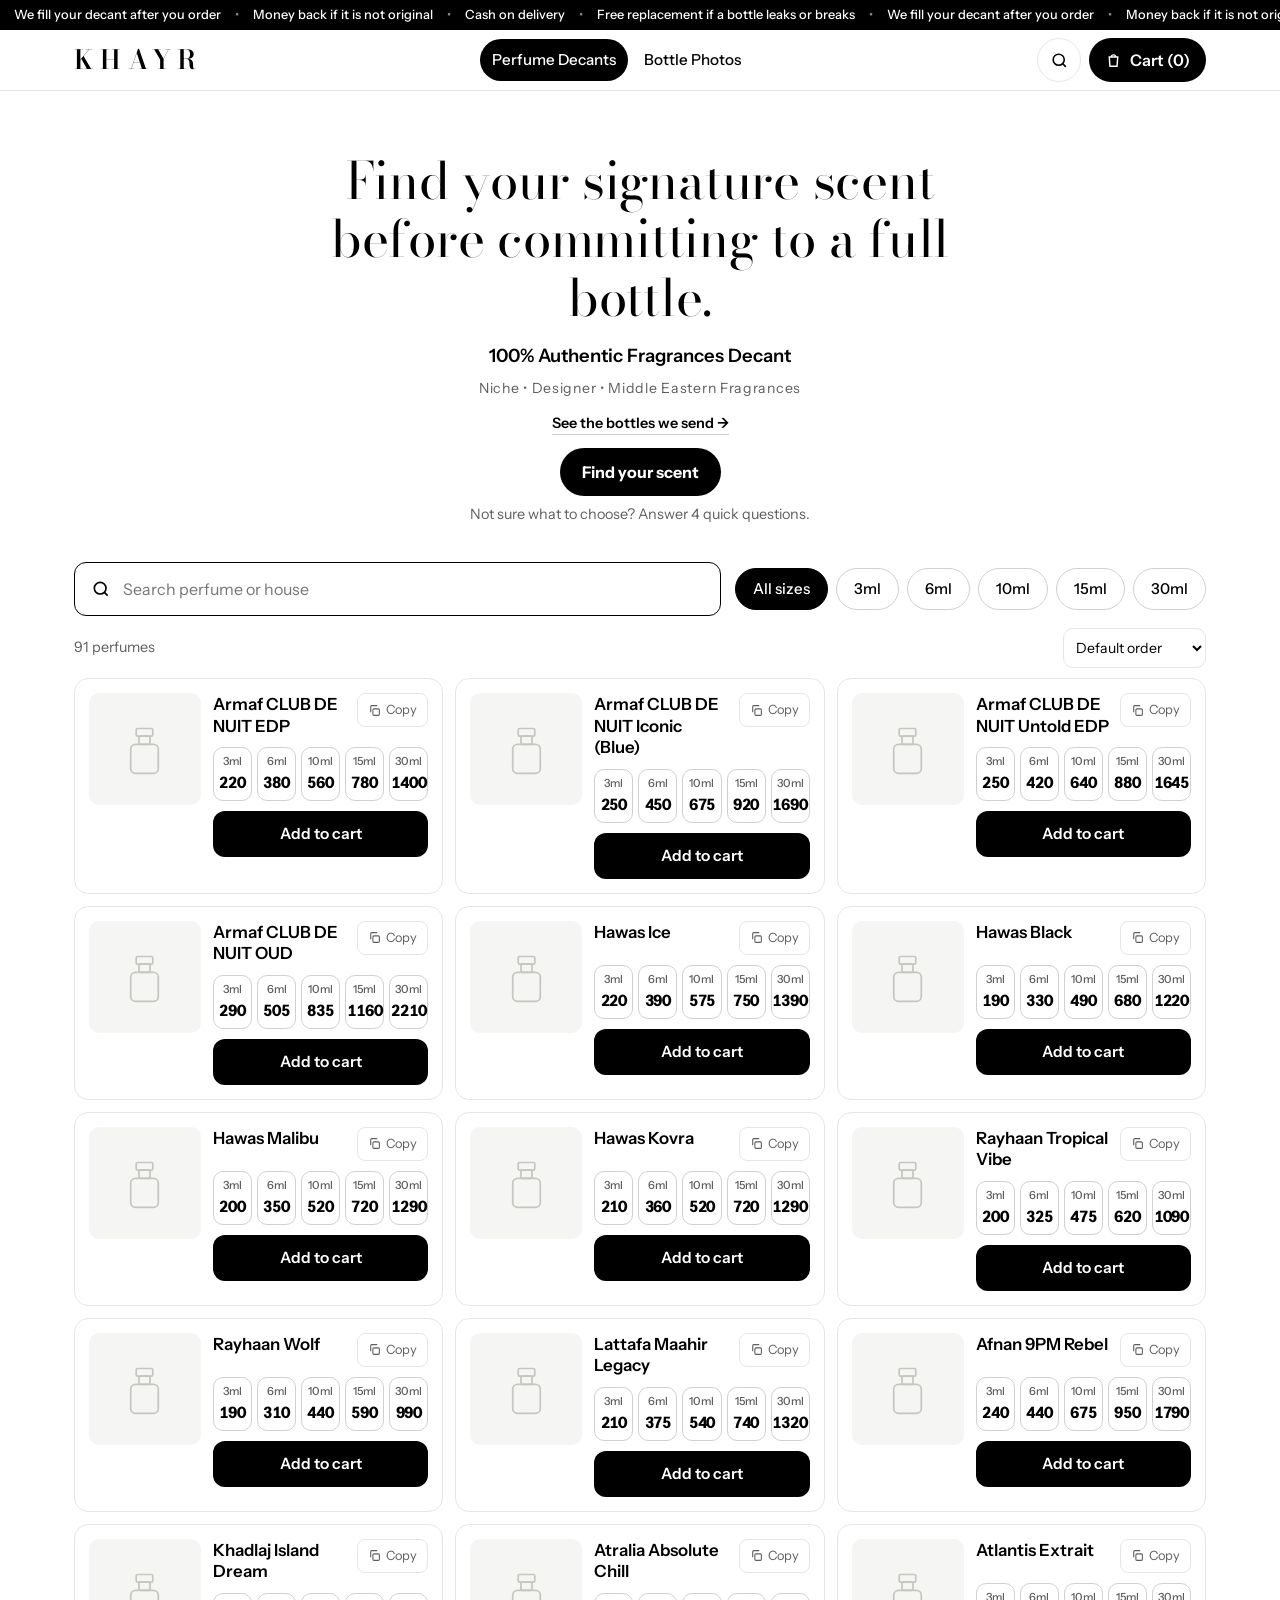
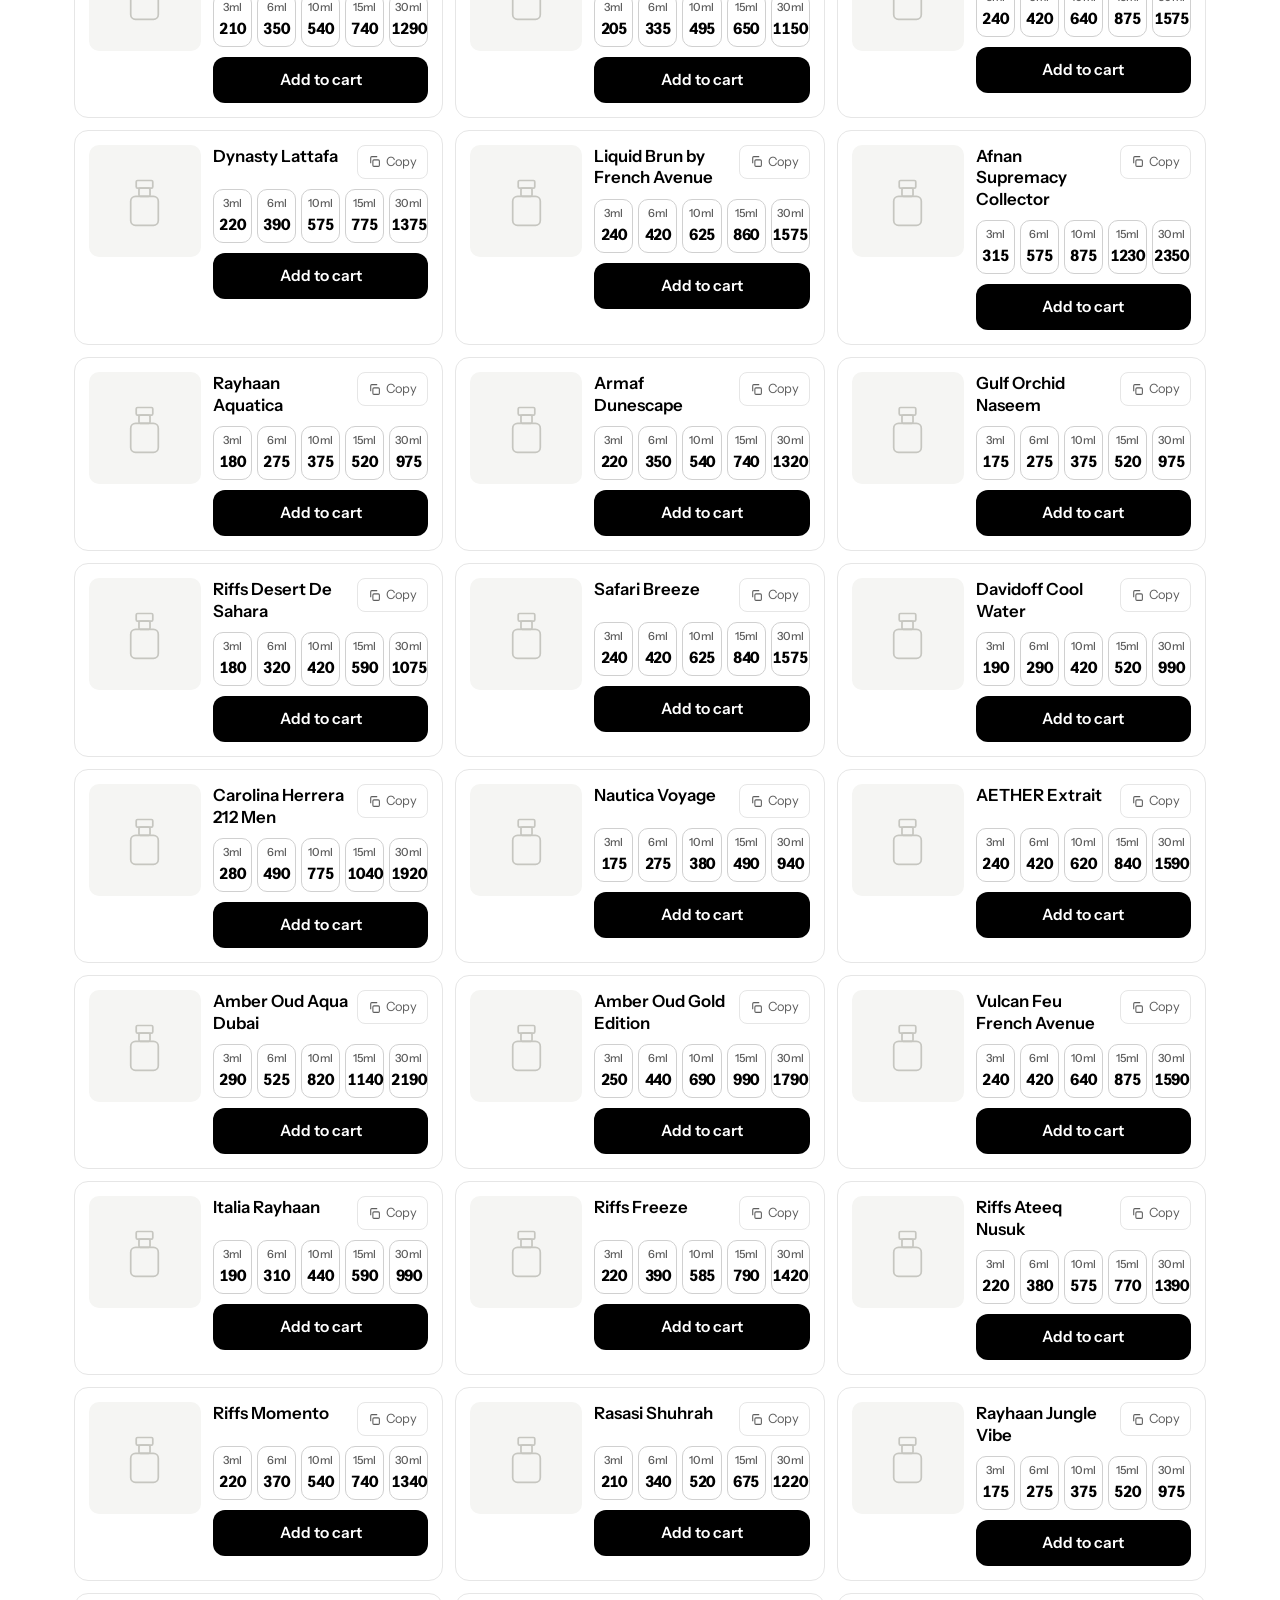
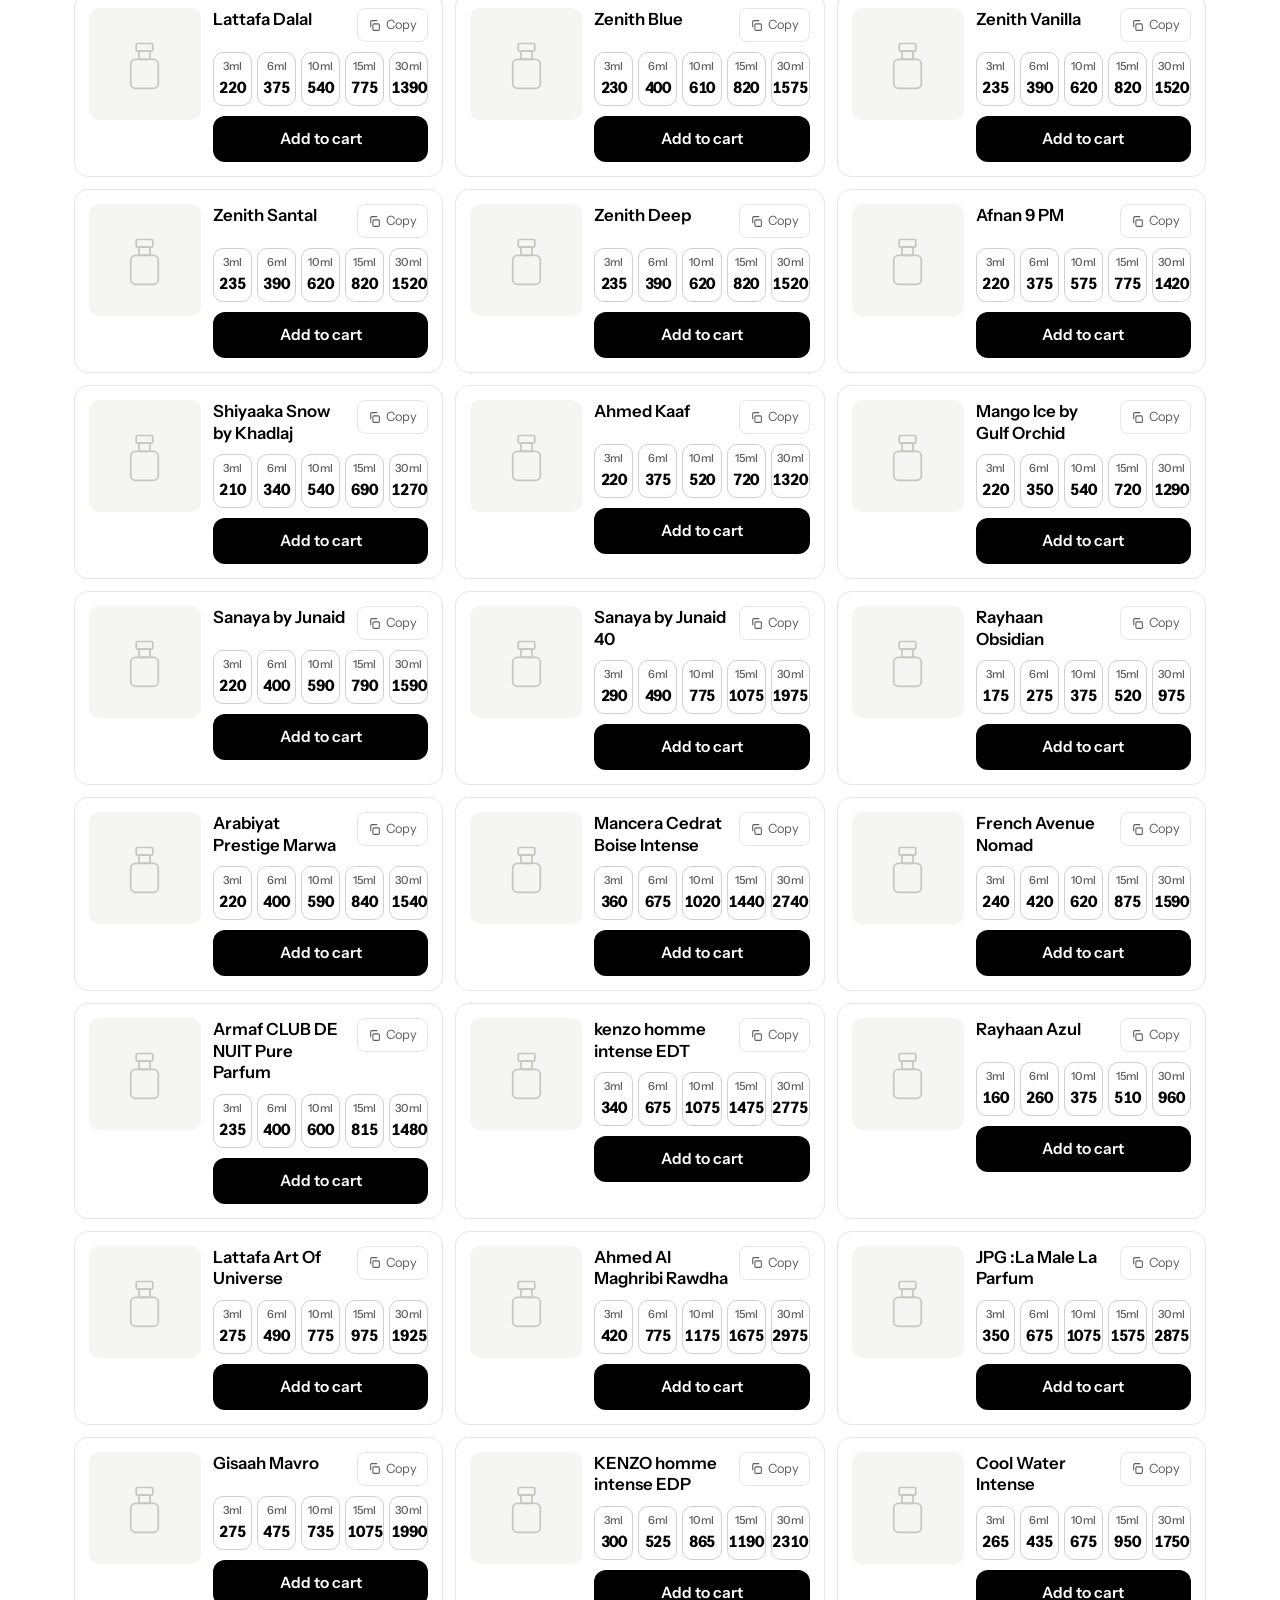
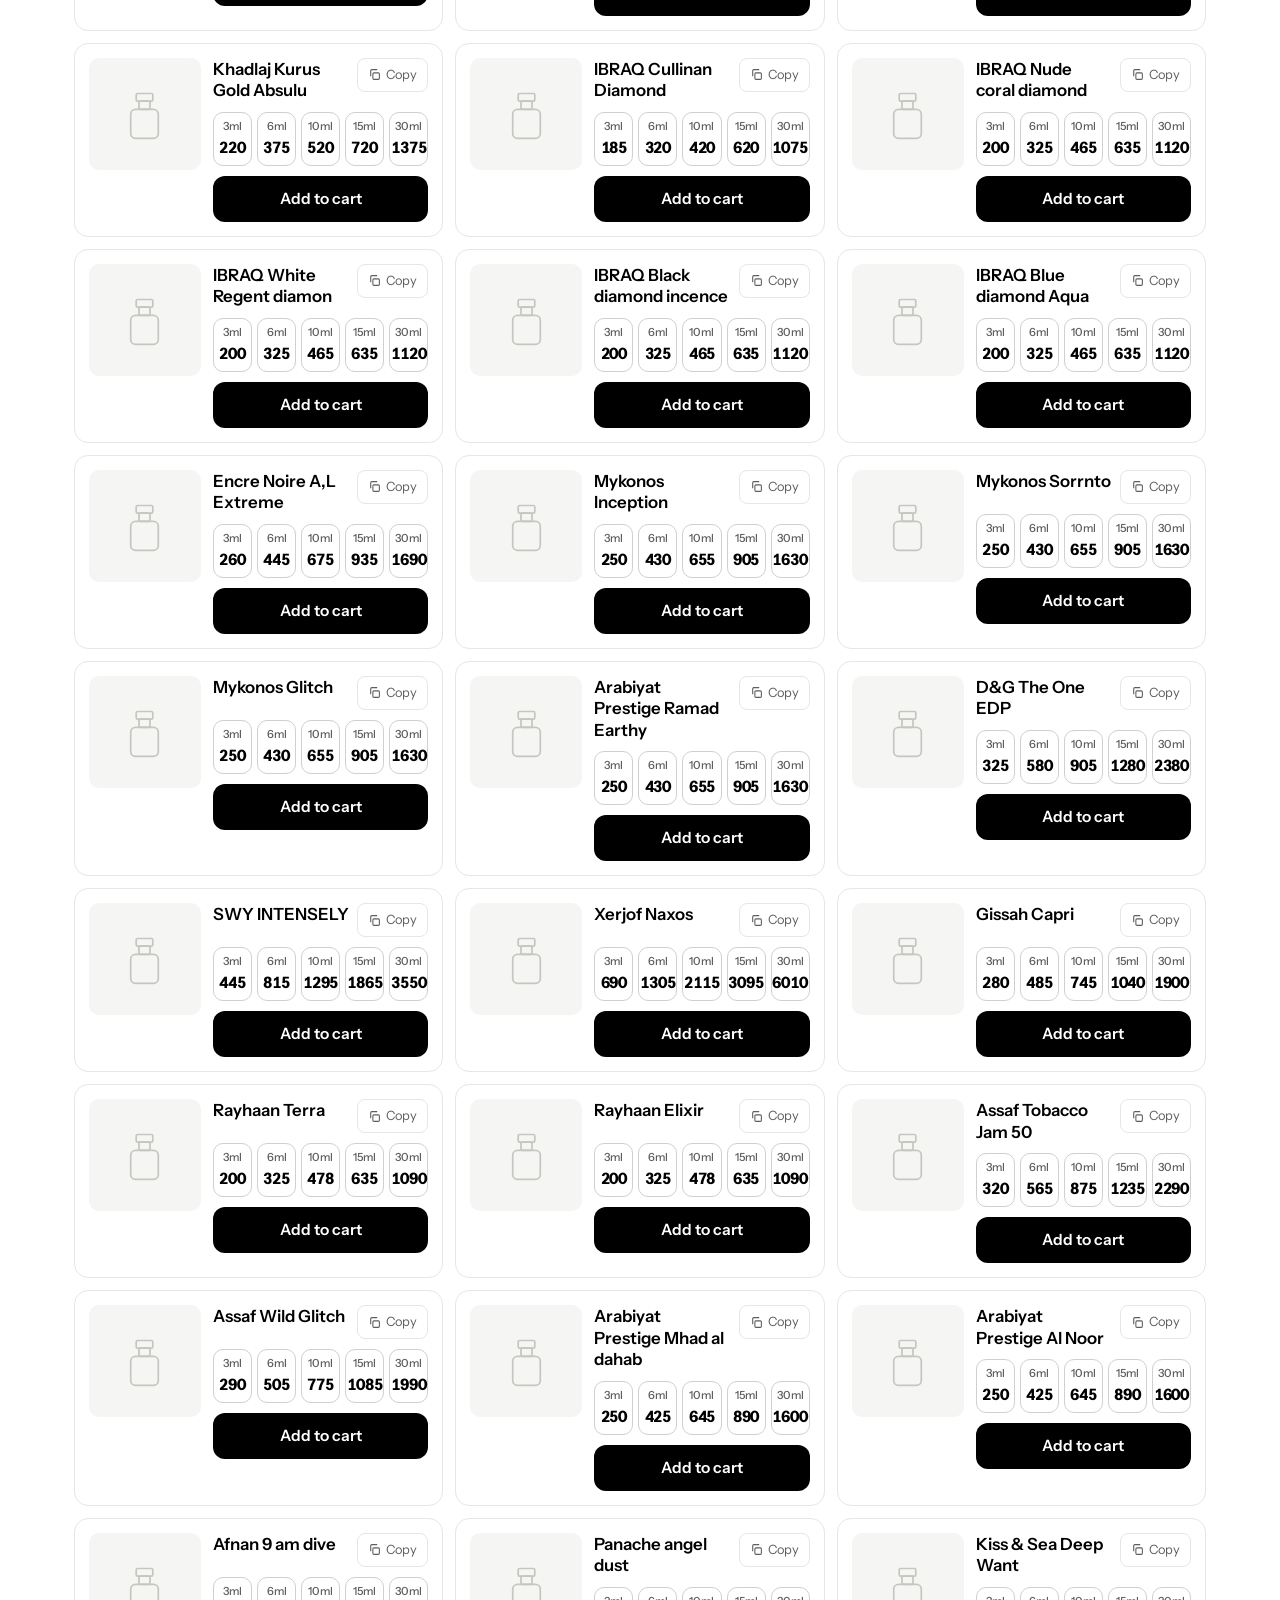
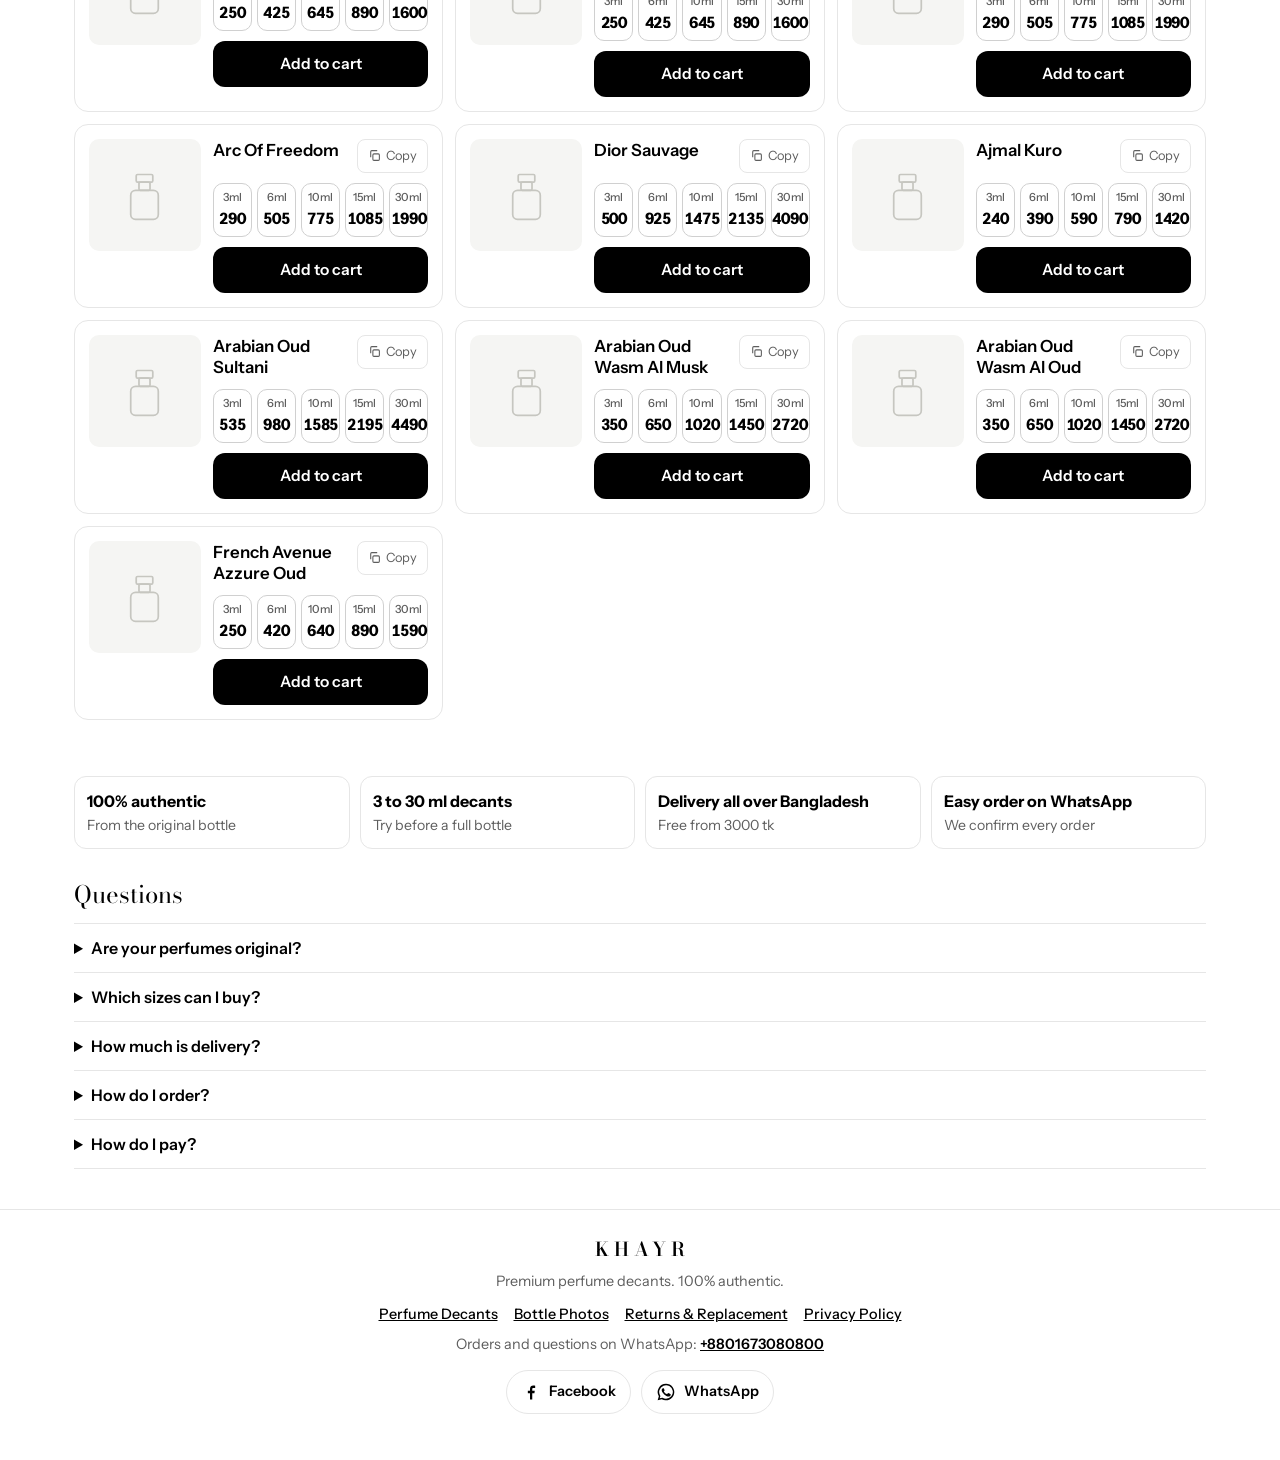
<file: index.html>
<!DOCTYPE html>
<html lang="en">
<head>
<meta charset="UTF-8">
<meta name="viewport" content="width=device-width, initial-scale=1, viewport-fit=cover">
<title>KHAYR | Perfume Decants</title>
<meta name="description" content="Find your signature scent before committing to a full bottle. 100% authentic perfume decants in 3, 6, 10, 15 and 30ml. Niche, designer and Middle Eastern fragrances. Order on WhatsApp.">
<link rel="canonical" href="https://khayrbd.github.io/Decants/">
<meta name="theme-color" content="#FFFFFF">
<meta property="og:type" content="website">
<meta property="og:site_name" content="KHAYR">
<meta property="og:title" content="KHAYR | Perfume Decants">
<meta property="og:description" content="Find your signature scent before committing to a full bottle. 100% authentic perfume decants in 3, 6, 10, 15 and 30ml. Niche, designer and Middle Eastern fragrances. Order on WhatsApp.">
<meta property="og:url" content="https://khayrbd.github.io/Decants/">
<meta property="og:image" content="https://khayrbd.github.io/Decants/og-image.jpg">
<meta property="og:image:width" content="1200">
<meta property="og:image:height" content="630">
<meta property="og:image:alt" content="KHAYR, premium perfume decants">
<meta name="twitter:card" content="summary_large_image">
<meta name="twitter:title" content="KHAYR | Perfume Decants">
<meta name="twitter:description" content="Find your signature scent before committing to a full bottle. 100% authentic perfume decants in 3, 6, 10, 15 and 30ml. Niche, designer and Middle Eastern fragrances. Order on WhatsApp.">
<meta name="twitter:image" content="https://khayrbd.github.io/Decants/og-image.jpg">
<link rel="icon" href="favicon.svg" type="image/svg+xml">
<link rel="preconnect" href="https://fonts.googleapis.com">
<link rel="preconnect" href="https://fonts.gstatic.com" crossorigin>
<link href="https://fonts.googleapis.com/css2?family=Bodoni+Moda:opsz,wght@6..96,400;6..96,600&family=Instrument+Sans:wght@400;500;600;700&display=swap" rel="stylesheet">
<link rel="stylesheet" href="shop.css?v=13.0.0">
<script src="config.js"></script>
<script src="site-config.js?v=13.0.0"></script>
<script>
  /* start the database connection early */
  try { var u = (window.SHOP_CONFIG.supabase || {}).url; if (u) { var l = document.createElement('link'); l.rel = 'preconnect'; l.href = u; l.crossOrigin = ''; document.head.appendChild(l); } } catch (e) {}
</script>
</head>
<body data-page="perfume">
<a class="skip" href="#main">Skip to content</a>

<div class="topbar" id="topbar" hidden><div class="tb-track" id="tbTrack"></div></div>
<header class="top">
  <div class="wrap">
    <a class="logo" href="./" aria-label="KHAYR home">KHAYR</a>
    <nav class="nav" aria-label="Main">
      <a href="./" aria-current="page">Perfume Decants</a>
      <a href="bottles.html">Bottle Photos</a>
    </nav>
    <div class="hbtns">
      <button class="icon-btn" id="findBtn" type="button" aria-label="Search"><svg width="19" height="19" viewBox="0 0 24 24" fill="none" stroke="currentColor" stroke-width="2" aria-hidden="true"><circle cx="11" cy="11" r="7"/><path d="m20 20-4-4"/></svg></button>
      <button class="cart-btn" id="cartBtn" type="button" aria-label="Open cart">
        <svg width="17" height="17" viewBox="0 0 24 24" fill="none" stroke="currentColor" stroke-width="2" aria-hidden="true"><path d="M6 7h12l-1 13H7L6 7Z"/><path d="M9 7a3 3 0 0 1 6 0"/></svg>
        <span id="cartLabel">Cart (0)</span>
      </button>
      <button class="icon-btn menu-btn" id="menuBtn" type="button" aria-label="Open menu" aria-controls="mnav">
        <svg width="20" height="20" viewBox="0 0 24 24" fill="none" stroke="currentColor" stroke-width="2" aria-hidden="true"><path d="M4 7h16M4 12h16M4 17h16"/></svg>
      </button>
    </div>
  </div>
</header>
<div class="mnav" id="mnav" role="dialog" aria-modal="true" aria-label="Menu" aria-hidden="true">
  <div class="mtop"><span class="logo" aria-hidden="true">KHAYR</span><button class="x" id="closeMenu" type="button" aria-label="Close menu">✕</button></div>
  <a class="ml" href="./" aria-current="page">Perfume Decants<small>Niche • Designer • Middle Eastern</small></a>
  <a class="ml" href="bottles.html">Bottle Photos<small>See the bottles we send</small></a>
  <a class="ml" href="./#search">Search<small></small></a>
  <div class="mfoot"><p>Orders and questions on WhatsApp: <a data-wa href="https://wa.me/8801569126359" target="_blank" rel="noopener">+8801569126359</a></p></div>
</div>

<main id="main">
  <section class="hero">
    <div class="wrap">
      <h1>Find your signature scent before committing to a full bottle.</h1>
      <p class="sub">100% Authentic Fragrances Decant</p>
      <p class="kinds">Niche • Designer • Middle Eastern Fragrances</p>
      <p class="herolink"><a href="bottles.html">See the bottles we send →</a></p>
      <button type="button" class="finder-btn" data-finder>Find your scent</button>
      <p class="finder-sub">Not sure what to choose? Answer 4 quick questions.</p>
    </div>
  </section>

  <div class="wrap" id="search">
    <div class="tools" id="tools">
      <label class="search" id="searchBox">
        <span class="sr">Search perfume or house</span>
        <svg width="20" height="20" viewBox="0 0 24 24" fill="none" stroke="currentColor" stroke-width="2" aria-hidden="true"><circle cx="11" cy="11" r="7"/><path d="m20 20-4-4"/></svg>
        <input type="search" id="q" placeholder="Search perfume or house" autocomplete="off" enterkeyhint="search">
        <button class="clear" id="clearQ" type="button" aria-label="Clear search">✕</button>
      </label>
      <div class="filters" id="sizeFilter" role="group" aria-label="Filter by size"></div>
    </div>
    <div class="filters" id="catFilter" role="group" aria-label="Filter by category" hidden></div>
    <div class="filters" id="gsFilter" role="group" aria-label="Filter by gender and season" hidden></div>
    <div class="filters" id="smellFilter" role="group" aria-label="Filter by smell" hidden></div>
    <section class="xrow" id="setsRow" hidden></section>
    <section class="xrow" id="seenRow" hidden></section>
    <div class="meta" id="metaRow">
      <span class="left"><span id="count" aria-live="polite"></span><button class="clearf" id="clearF" type="button" hidden>Clear Filters</button></span>
      <span class="right">
        <select class="sort" id="houseSel" aria-label="Filter by house" hidden></select>
        <select class="sort" id="sort" aria-label="Sort perfumes">
          <option value="number">Default order</option>
          <option value="popular">Bestsellers first</option>
          <option value="az">Name A to Z</option>
          <option value="low">Price low to high</option>
          <option value="high">Price high to low</option>
        </select>
      </span>
    </div>
    <div class="grid" id="grid"><div class="loading">Loading perfumes…</div></div>
    <ul class="trust" aria-label="Why KHAYR">
      <li><b>100% authentic</b><span>From the original bottle</span></li>
      <li><b>3 to 30 ml decants</b><span>Try before a full bottle</span></li>
      <li><b>Delivery all over Bangladesh</b><span id="trustFree">Inside and outside Sylhet</span></li>
      <li><b>Easy order on WhatsApp</b><span>We confirm every order</span></li>
    </ul>
    <section class="xrow" id="reviews" hidden></section>
    <section class="faq" id="faq"></section>
  </div>
</main>

<footer>
  <div class="wrap">
    <span class="logo" aria-hidden="true">KHAYR</span>
    <p>Premium perfume decants. 100% authentic.</p>
    <nav class="flinks" aria-label="Footer">
      <a href="./">Perfume Decants</a><a href="bottles.html">Bottle Photos</a><a href="returns.html">Returns &amp; Replacement</a><a href="privacy.html">Privacy Policy</a>
    </nav>
    <p>Orders and questions on WhatsApp: <a data-wa href="https://wa.me/8801569126359" target="_blank" rel="noopener">+8801569126359</a></p>
    <div class="social" id="social" hidden></div>
  </div>
</footer>

<button class="bar" id="bar" type="button" aria-label="View cart"><span id="barText">Cart</span></button>
<button class="totop" id="toTop" type="button" aria-label="Back to top">
  <svg width="18" height="18" viewBox="0 0 24 24" fill="none" stroke="currentColor" stroke-width="2.2" aria-hidden="true"><path d="m5 15 7-7 7 7"/></svg>
</button>

<div class="lb" id="lb" role="dialog" aria-label="Product photo"><button type="button" aria-label="Close photo">✕</button><img id="lbImg" alt=""></div>

<div class="pm" id="pm" role="dialog" aria-modal="true" aria-labelledby="pmName" hidden>
  <div class="pmbox">
    <button type="button" class="pmx" id="pmClose" aria-label="Close">✕</button>
    <div class="pmimg" id="pmImg"></div>
    <div class="pmbody">
      <div class="pmhouse" id="pmHouse"></div>
      <h2 id="pmName"></h2>
      <div class="pmsim" id="pmSim"></div>
      <div class="pmtags" id="pmTags"></div>
      <div class="pmgrid" id="pmGrid"></div>
      <div class="pminfo" id="pmInfo"></div>
      <div class="pmnotify" id="pmNotify" hidden></div>
      <a class="pmlink" id="pmLink" href="#" target="_blank" rel="noopener" hidden>Fragrantica ↗</a>
    </div>
  </div>
</div>

<div class="pm finder" id="finder" role="dialog" aria-modal="true" aria-labelledby="finderTitle" hidden>
  <div class="pmbox">
    <button type="button" class="pmx" id="finderClose" aria-label="Close">✕</button>
    <div class="pmbody">
      <h2 id="finderTitle">Find your scent</h2>
      <div id="finderQ"></div>
      <div id="finderOut"></div>
    </div>
  </div>
</div>


<div class="scrim" id="scrim"></div>
<aside class="drawer" id="drawer" role="dialog" aria-modal="true" aria-labelledby="cartTitle" aria-hidden="true">
  <div class="dhead">
    <h3 id="cartTitle">Your cart</h3>
    <button class="x" id="closeCart" type="button" aria-label="Close cart">✕</button>
  </div>
  <div class="dbody" id="dbody"></div>
  <div class="dfoot" id="dfoot"></div>
</aside>

<div class="toast" id="toast" role="status" aria-live="polite"></div>
<script src="shop.js?v=13.0.0"></script>
</body>
</html>
</file>
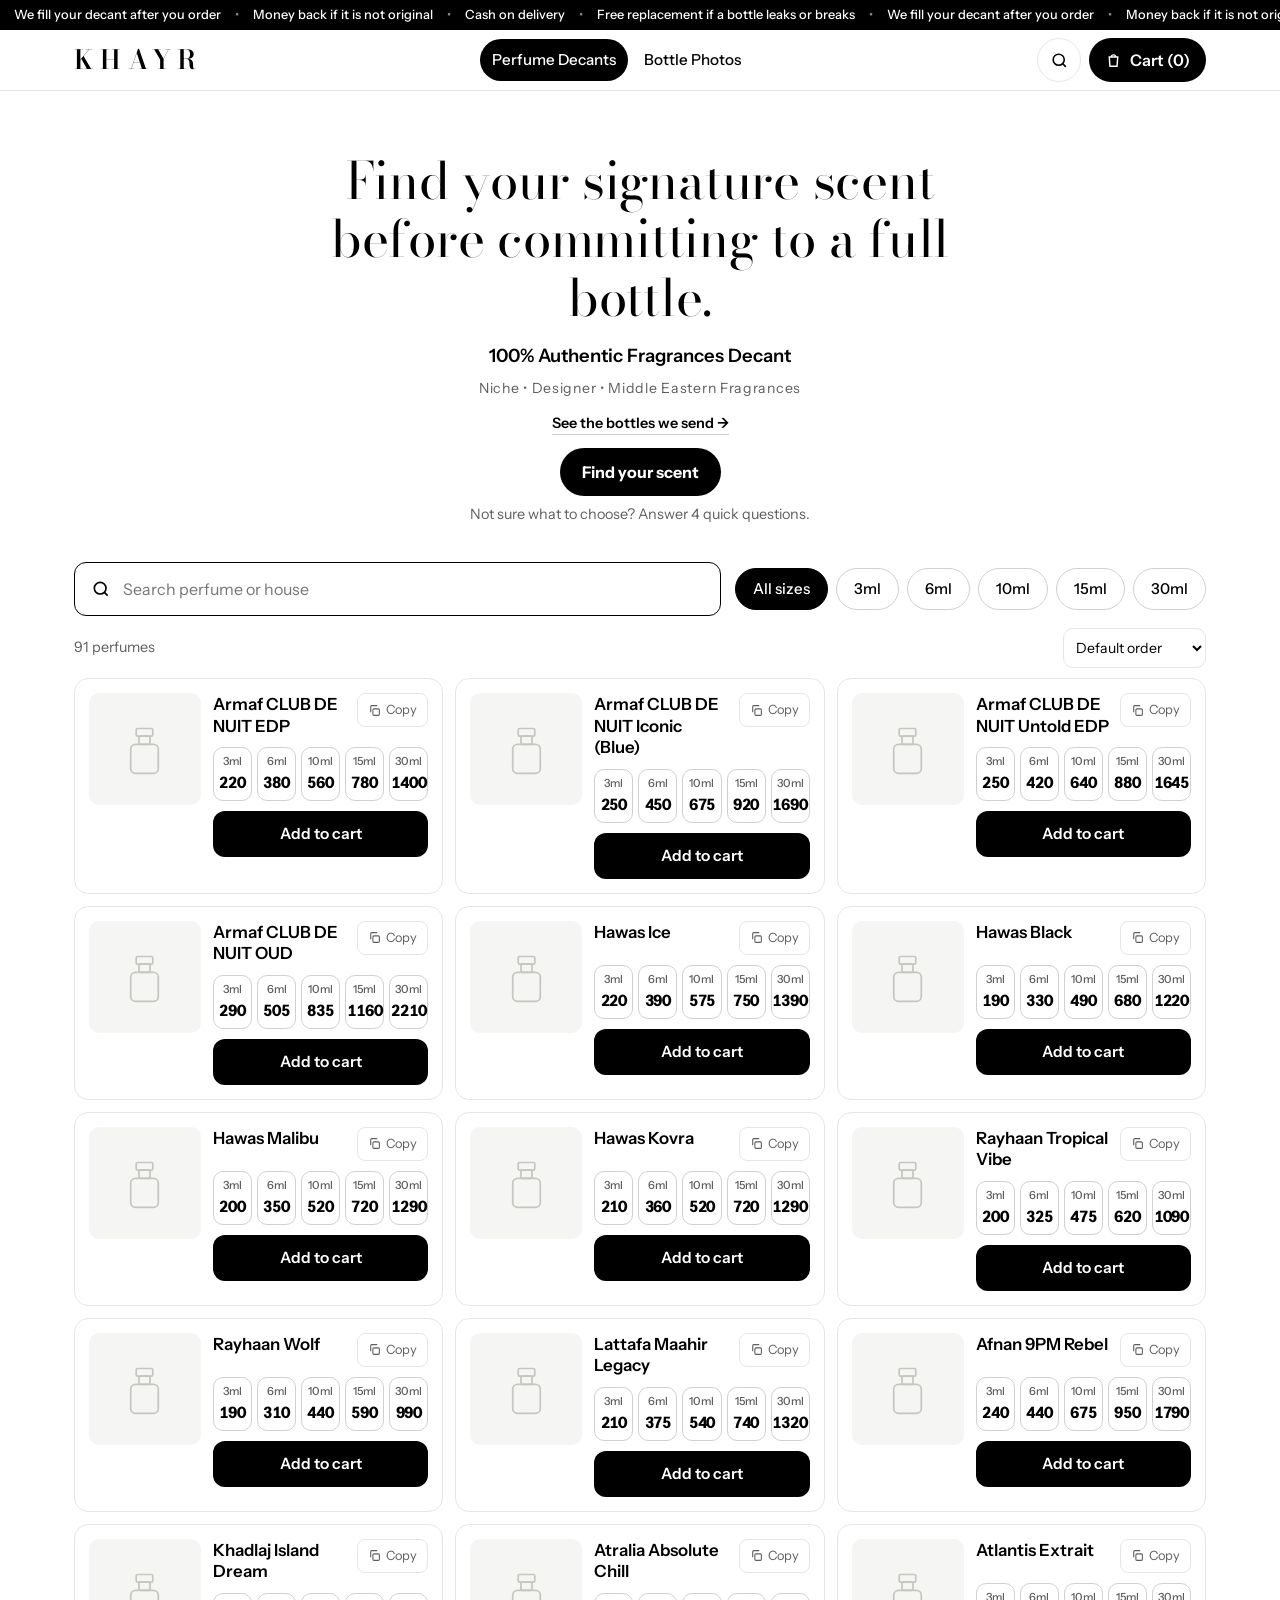
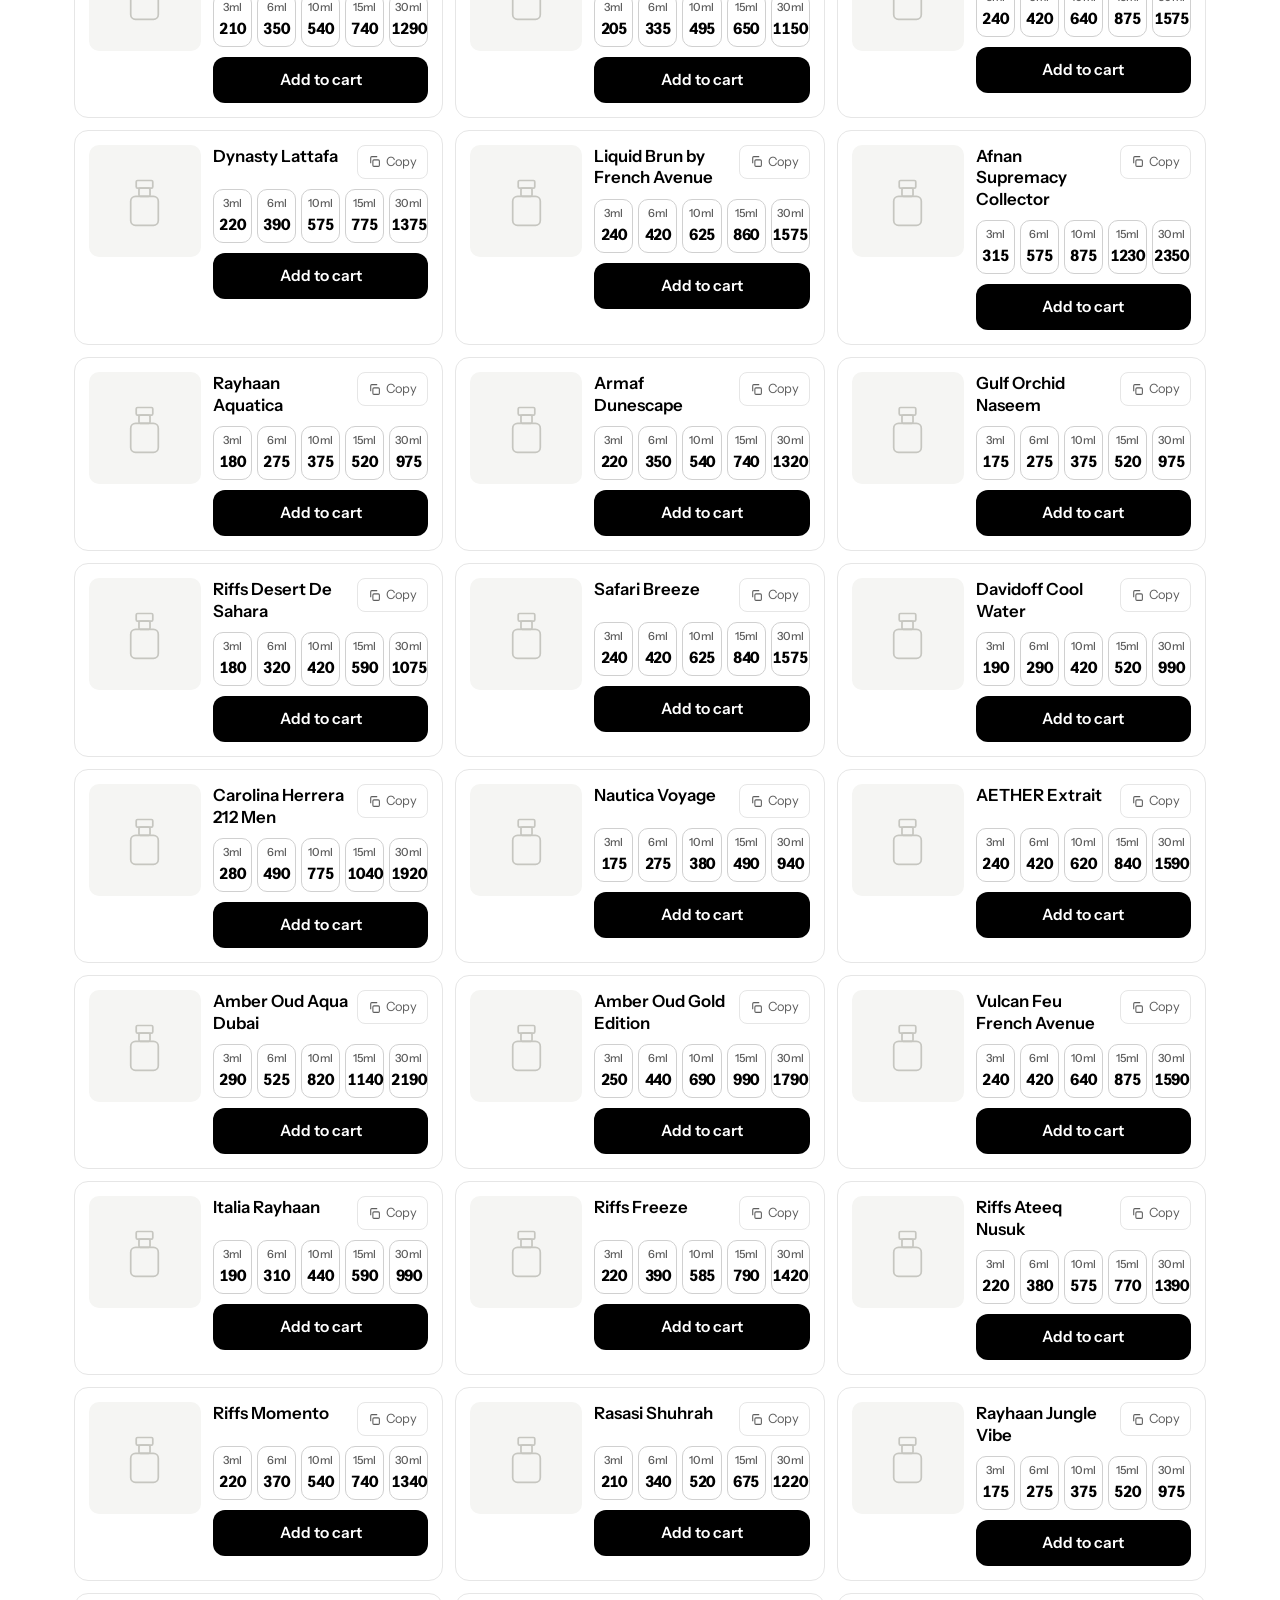
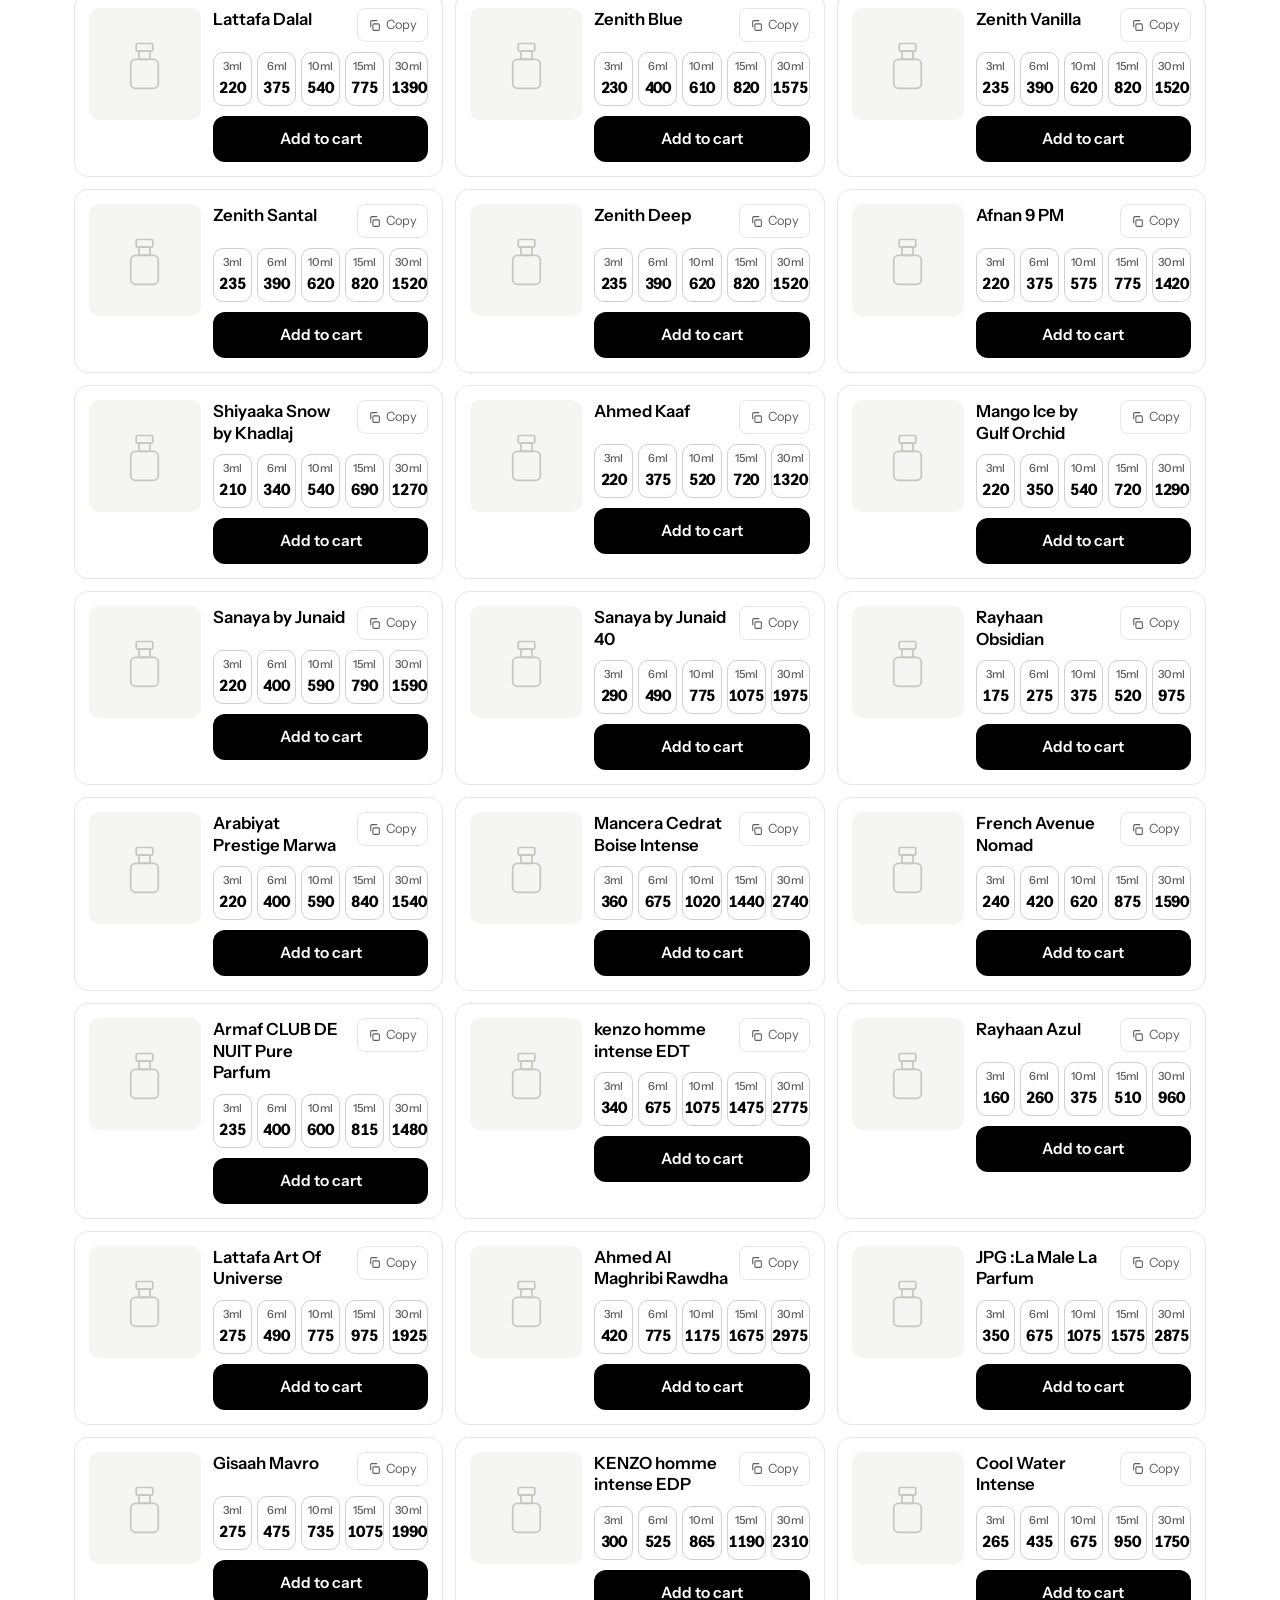
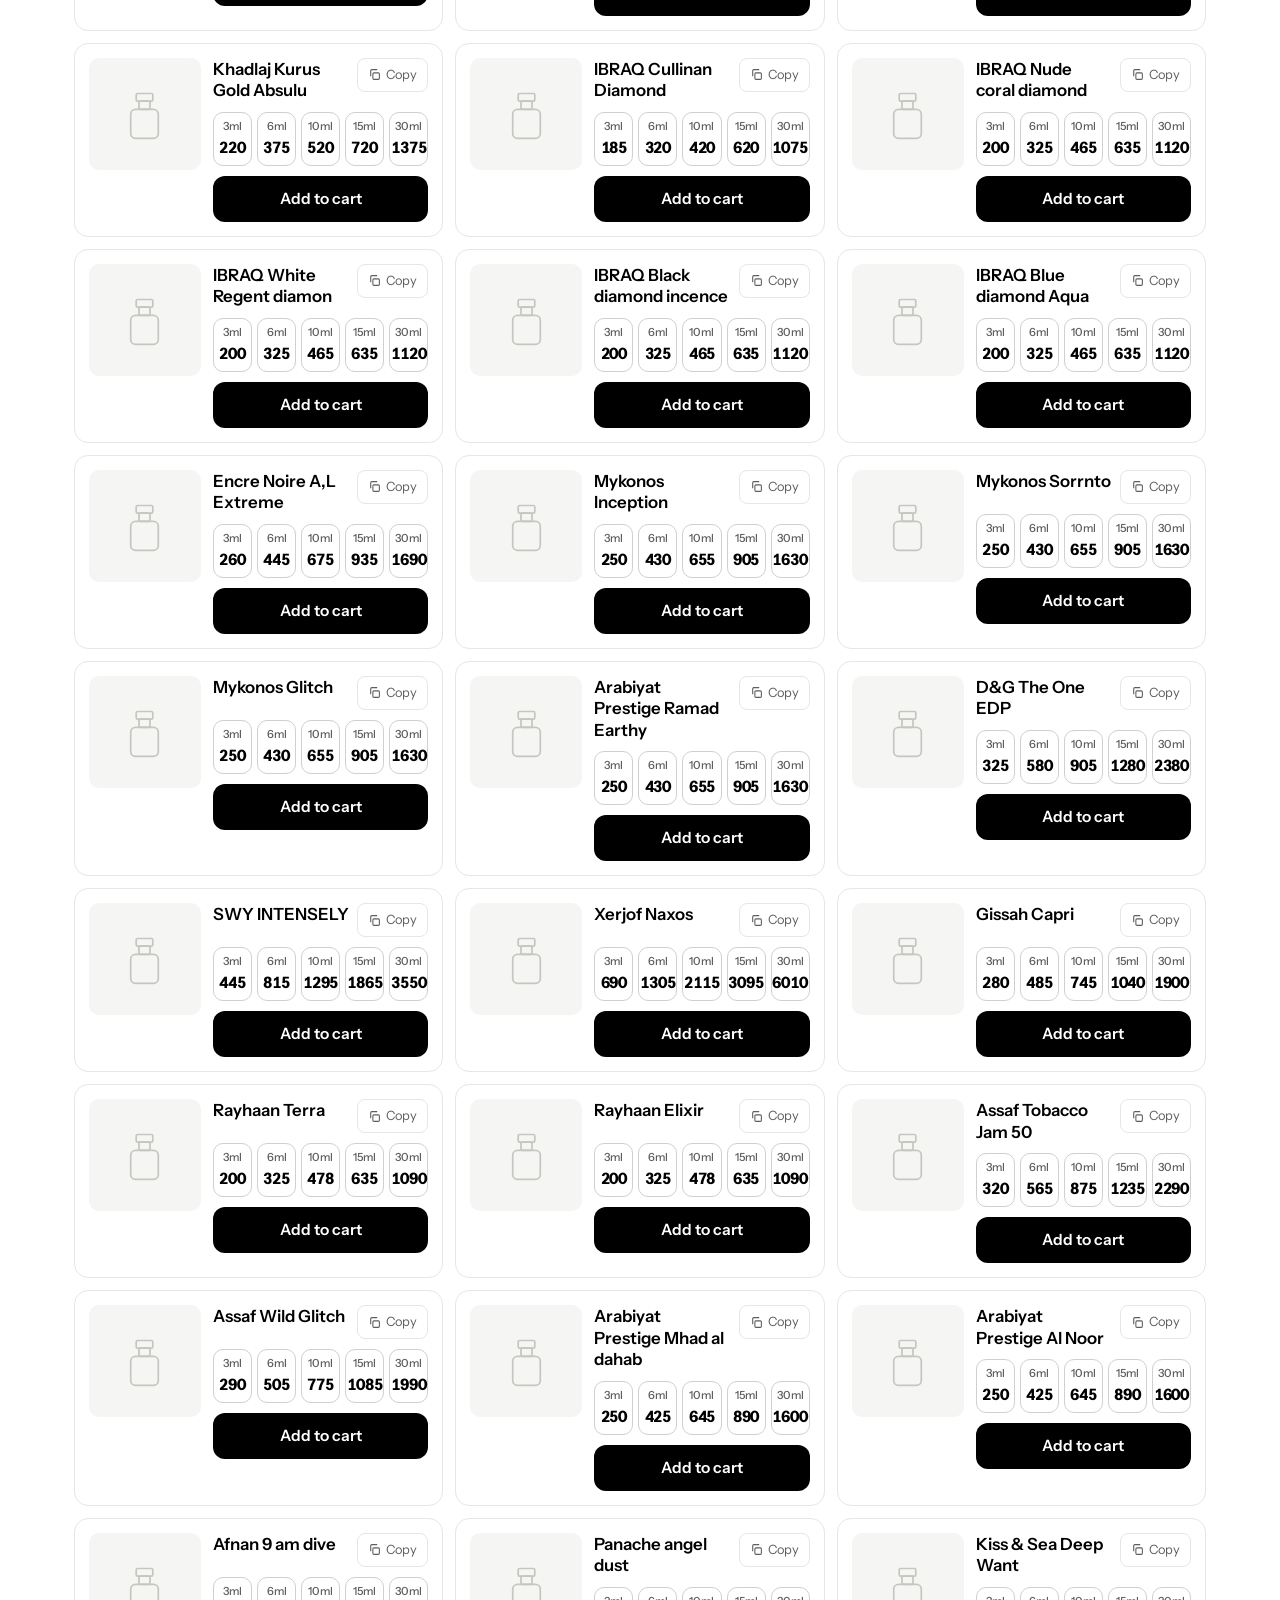
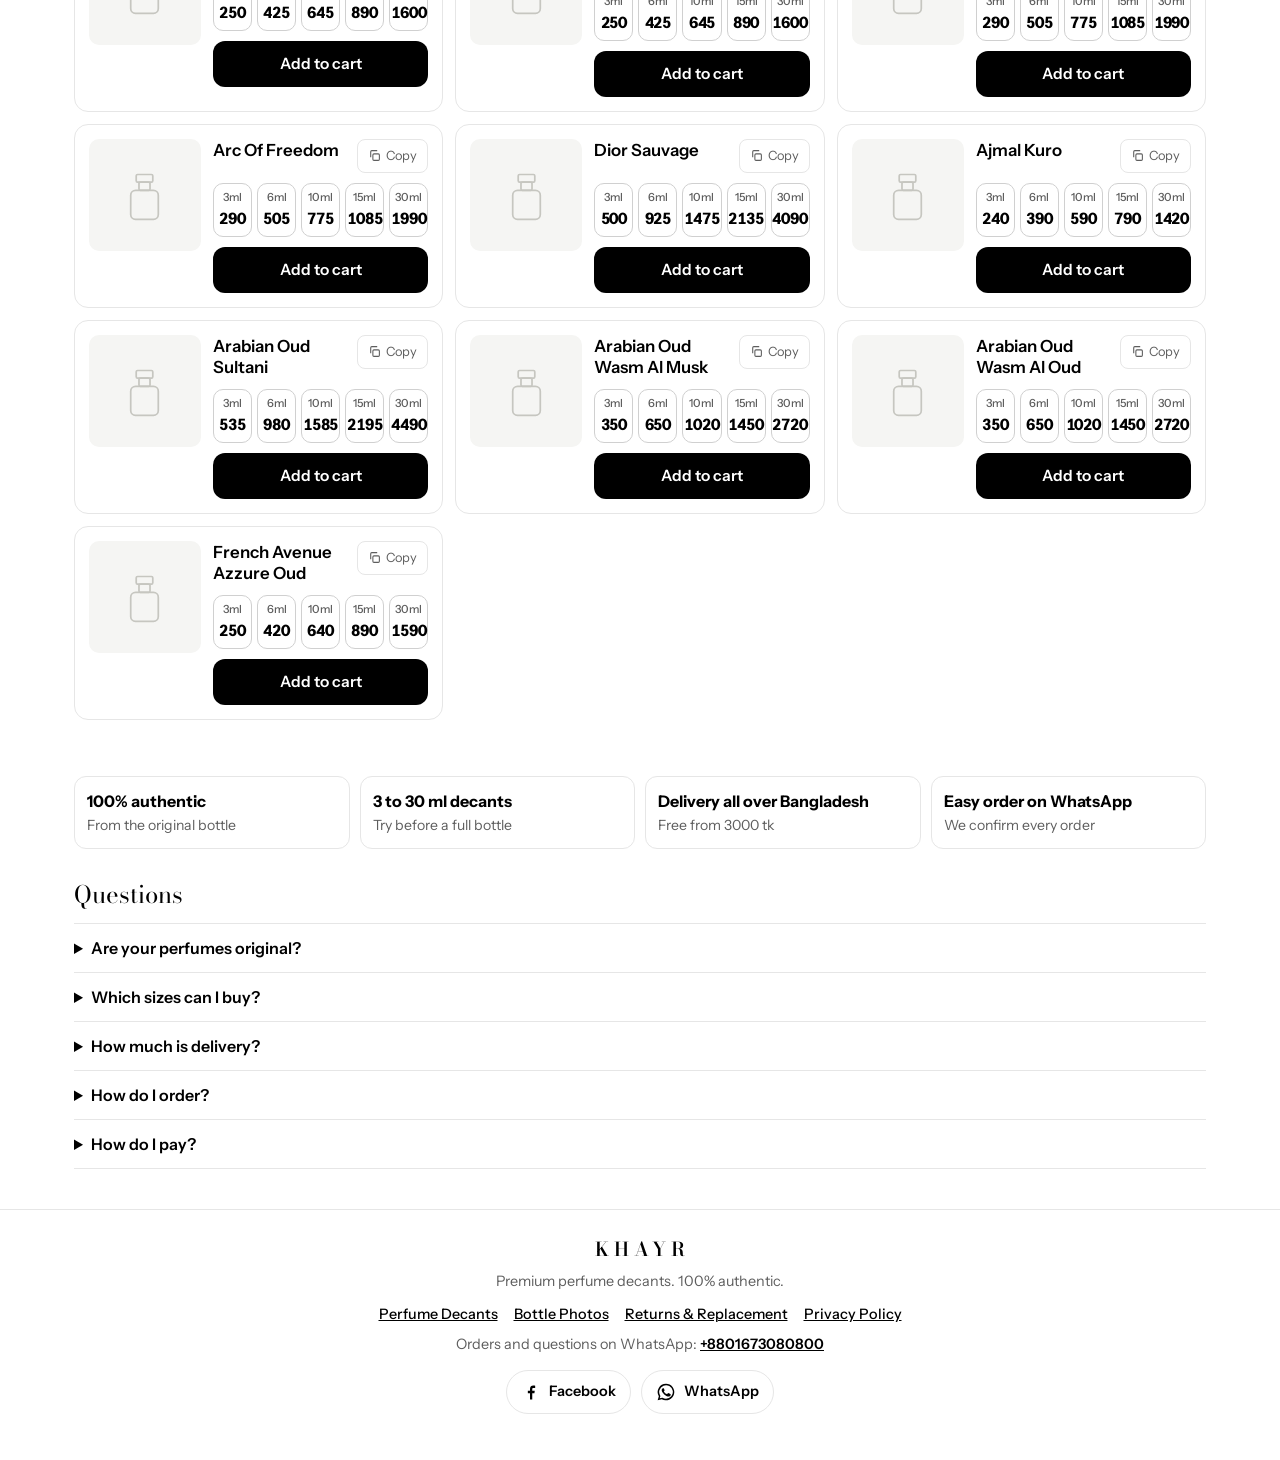
<file: attar.html>
<!DOCTYPE html>
<html lang="en">
<head>
<meta charset="UTF-8">
<meta name="viewport" content="width=device-width, initial-scale=1">
<title>KHAYR | Perfume Decants</title>
<meta name="robots" content="noindex">
<link rel="canonical" href="https://khayrbd.github.io/Decants/">
<script>
  /* This page moved: the perfume list is now the main page. Keeps utm_ / fbclid / product / category. */
  (function () {
    var u = new URLSearchParams(location.search); u.delete('type');
    var q = u.toString();
    location.replace('./' + (q ? '?' + q : '') + location.hash);
  })();
</script>
</head>
<body style="font-family:Arial,sans-serif;text-align:center;padding:48px 16px">
<p><a href="./">Open the KHAYR perfume decants</a></p>
</body>
</html>
</file>
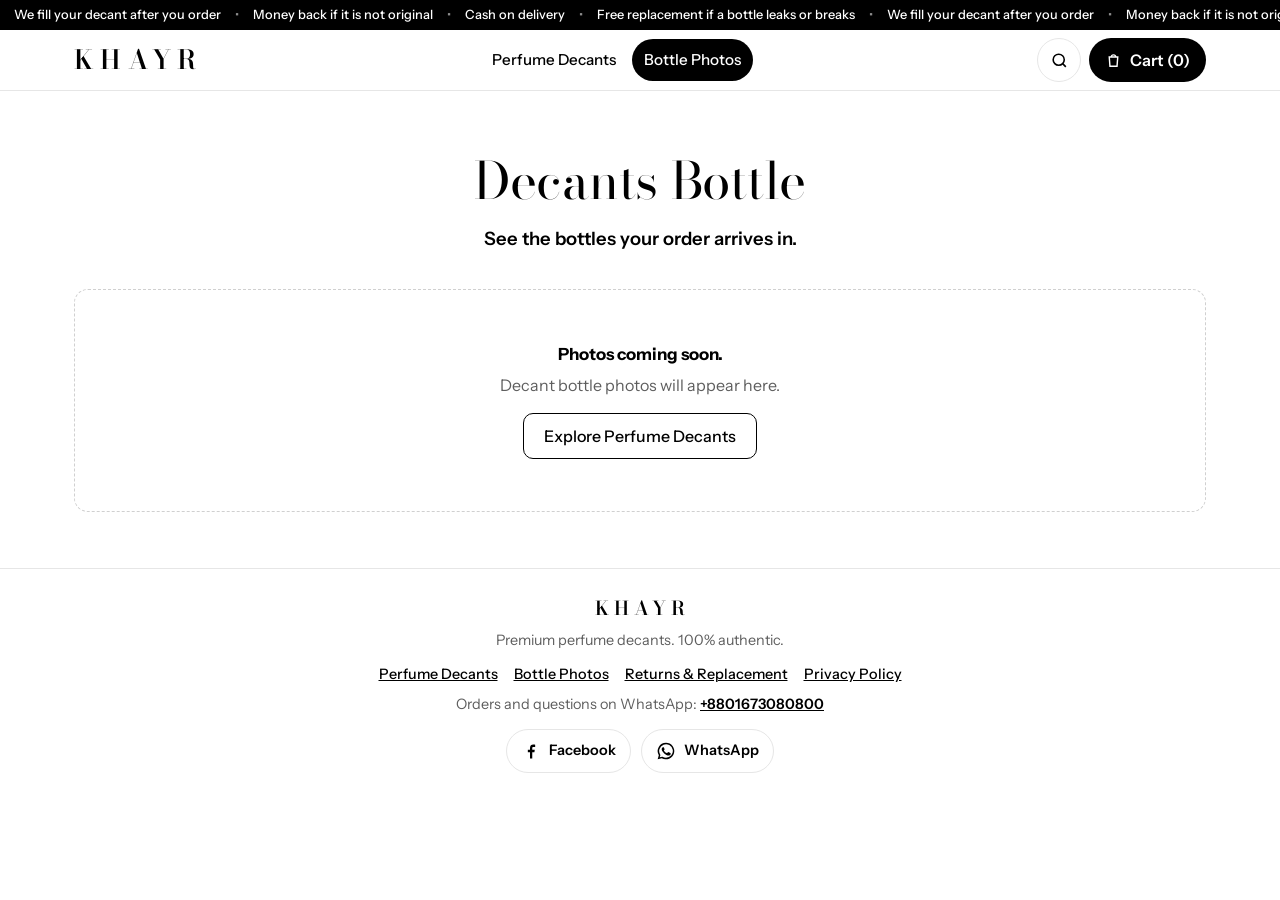
<file: bottles.html>
<!DOCTYPE html>
<html lang="en">
<head>
<meta charset="UTF-8">
<meta name="viewport" content="width=device-width, initial-scale=1, viewport-fit=cover">
<title>Bottle Photos | KHAYR</title>
<meta name="description" content="Real photos of KHAYR decant bottles, so you know exactly what your order arrives in.">
<link rel="canonical" href="https://khayrbd.github.io/Decants/bottles.html">
<meta name="theme-color" content="#FFFFFF">
<meta property="og:type" content="website">
<meta property="og:site_name" content="KHAYR">
<meta property="og:title" content="Bottle Photos | KHAYR">
<meta property="og:description" content="Real photos of KHAYR decant bottles, so you know exactly what your order arrives in.">
<meta property="og:url" content="https://khayrbd.github.io/Decants/bottles.html">
<meta property="og:image" content="https://khayrbd.github.io/Decants/og-image.jpg">
<meta property="og:image:width" content="1200">
<meta property="og:image:height" content="630">
<meta property="og:image:alt" content="KHAYR, premium perfume decants">
<meta name="twitter:card" content="summary_large_image">
<meta name="twitter:title" content="Bottle Photos | KHAYR">
<meta name="twitter:description" content="Real photos of KHAYR decant bottles, so you know exactly what your order arrives in.">
<meta name="twitter:image" content="https://khayrbd.github.io/Decants/og-image.jpg">
<link rel="icon" href="favicon.svg" type="image/svg+xml">
<link rel="preconnect" href="https://fonts.googleapis.com">
<link rel="preconnect" href="https://fonts.gstatic.com" crossorigin>
<link href="https://fonts.googleapis.com/css2?family=Bodoni+Moda:opsz,wght@6..96,400;6..96,600&family=Instrument+Sans:wght@400;500;600;700&display=swap" rel="stylesheet">
<link rel="stylesheet" href="shop.css?v=13.0.0">
<script src="config.js"></script>
<script src="site-config.js?v=13.0.0"></script>
<script>
  /* start the database connection early */
  try { var u = (window.SHOP_CONFIG.supabase || {}).url; if (u) { var l = document.createElement('link'); l.rel = 'preconnect'; l.href = u; l.crossOrigin = ''; document.head.appendChild(l); } } catch (e) {}
</script>
</head>
<body data-page="bottles">
<a class="skip" href="#main">Skip to content</a>

<div class="topbar" id="topbar" hidden><div class="tb-track" id="tbTrack"></div></div>
<header class="top">
  <div class="wrap">
    <a class="logo" href="./" aria-label="KHAYR home">KHAYR</a>
    <nav class="nav" aria-label="Main">
      <a href="./">Perfume Decants</a>
      <a href="bottles.html" aria-current="page">Bottle Photos</a>
    </nav>
    <div class="hbtns">
      <button class="icon-btn" id="findBtn" type="button" aria-label="Search"><svg width="19" height="19" viewBox="0 0 24 24" fill="none" stroke="currentColor" stroke-width="2" aria-hidden="true"><circle cx="11" cy="11" r="7"/><path d="m20 20-4-4"/></svg></button>
      <button class="cart-btn" id="cartBtn" type="button" aria-label="Open cart">
        <svg width="17" height="17" viewBox="0 0 24 24" fill="none" stroke="currentColor" stroke-width="2" aria-hidden="true"><path d="M6 7h12l-1 13H7L6 7Z"/><path d="M9 7a3 3 0 0 1 6 0"/></svg>
        <span id="cartLabel">Cart (0)</span>
      </button>
      <button class="icon-btn menu-btn" id="menuBtn" type="button" aria-label="Open menu" aria-controls="mnav">
        <svg width="20" height="20" viewBox="0 0 24 24" fill="none" stroke="currentColor" stroke-width="2" aria-hidden="true"><path d="M4 7h16M4 12h16M4 17h16"/></svg>
      </button>
    </div>
  </div>
</header>
<div class="mnav" id="mnav" role="dialog" aria-modal="true" aria-label="Menu" aria-hidden="true">
  <div class="mtop"><span class="logo" aria-hidden="true">KHAYR</span><button class="x" id="closeMenu" type="button" aria-label="Close menu">✕</button></div>
  <a class="ml" href="./">Perfume Decants<small>Niche • Designer • Middle Eastern</small></a>
  <a class="ml" href="bottles.html" aria-current="page">Bottle Photos<small>See the bottles we send</small></a>
  <a class="ml" href="./#search">Search<small></small></a>
  <div class="mfoot"><p>Orders and questions on WhatsApp: <a data-wa href="https://wa.me/8801569126359" target="_blank" rel="noopener">+8801569126359</a></p></div>
</div>

<main id="main">
  <section class="hero">
    <div class="wrap">
      <h1>Decants Bottle</h1>
      <p class="sub">See the bottles your order arrives in.</p>
    </div>
  </section>
  <div class="wrap">
    <div class="gallery" id="gallery"><div class="loading">Loading photos…</div></div>
  </div>
</main>
<div class="glb" id="glb" role="dialog" aria-modal="true" aria-label="Bottle photo">
  <button type="button" class="gx" id="glbClose" aria-label="Close">✕</button>
  <button type="button" class="gp" id="glbPrev" aria-label="Previous photo">‹</button>
  <img id="glbImg" alt="">
  <button type="button" class="gn" id="glbNext" aria-label="Next photo">›</button>
  <div class="gcap" id="glbCap"></div><div class="gcount" id="glbCount"></div>
</div>

<footer>
  <div class="wrap">
    <span class="logo" aria-hidden="true">KHAYR</span>
    <p>Premium perfume decants. 100% authentic.</p>
    <nav class="flinks" aria-label="Footer">
      <a href="./">Perfume Decants</a><a href="bottles.html">Bottle Photos</a><a href="returns.html">Returns &amp; Replacement</a><a href="privacy.html">Privacy Policy</a>
    </nav>
    <p>Orders and questions on WhatsApp: <a data-wa href="https://wa.me/8801569126359" target="_blank" rel="noopener">+8801569126359</a></p>
    <div class="social" id="social" hidden></div>
  </div>
</footer>

<button class="bar" id="bar" type="button" aria-label="View cart"><span id="barText">Cart</span></button>
<button class="totop" id="toTop" type="button" aria-label="Back to top">
  <svg width="18" height="18" viewBox="0 0 24 24" fill="none" stroke="currentColor" stroke-width="2.2" aria-hidden="true"><path d="m5 15 7-7 7 7"/></svg>
</button>

<div class="lb" id="lb" role="dialog" aria-label="Product photo"><button type="button" aria-label="Close photo">✕</button><img id="lbImg" alt=""></div>

<div class="pm" id="pm" role="dialog" aria-modal="true" aria-labelledby="pmName" hidden>
  <div class="pmbox">
    <button type="button" class="pmx" id="pmClose" aria-label="Close">✕</button>
    <div class="pmimg" id="pmImg"></div>
    <div class="pmbody">
      <div class="pmhouse" id="pmHouse"></div>
      <h2 id="pmName"></h2>
      <div class="pmsim" id="pmSim"></div>
      <div class="pmtags" id="pmTags"></div>
      <div class="pmgrid" id="pmGrid"></div>
      <div class="pminfo" id="pmInfo"></div>
      <div class="pmnotify" id="pmNotify" hidden></div>
      <a class="pmlink" id="pmLink" href="#" target="_blank" rel="noopener" hidden>Fragrantica ↗</a>
    </div>
  </div>
</div>

<div class="pm finder" id="finder" role="dialog" aria-modal="true" aria-labelledby="finderTitle" hidden>
  <div class="pmbox">
    <button type="button" class="pmx" id="finderClose" aria-label="Close">✕</button>
    <div class="pmbody">
      <h2 id="finderTitle">Find your scent</h2>
      <div id="finderQ"></div>
      <div id="finderOut"></div>
    </div>
  </div>
</div>


<div class="scrim" id="scrim"></div>
<aside class="drawer" id="drawer" role="dialog" aria-modal="true" aria-labelledby="cartTitle" aria-hidden="true">
  <div class="dhead">
    <h3 id="cartTitle">Your cart</h3>
    <button class="x" id="closeCart" type="button" aria-label="Close cart">✕</button>
  </div>
  <div class="dbody" id="dbody"></div>
  <div class="dfoot" id="dfoot"></div>
</aside>

<div class="toast" id="toast" role="status" aria-live="polite"></div>
<script src="shop.js?v=13.0.0"></script>
</body>
</html>
</file>
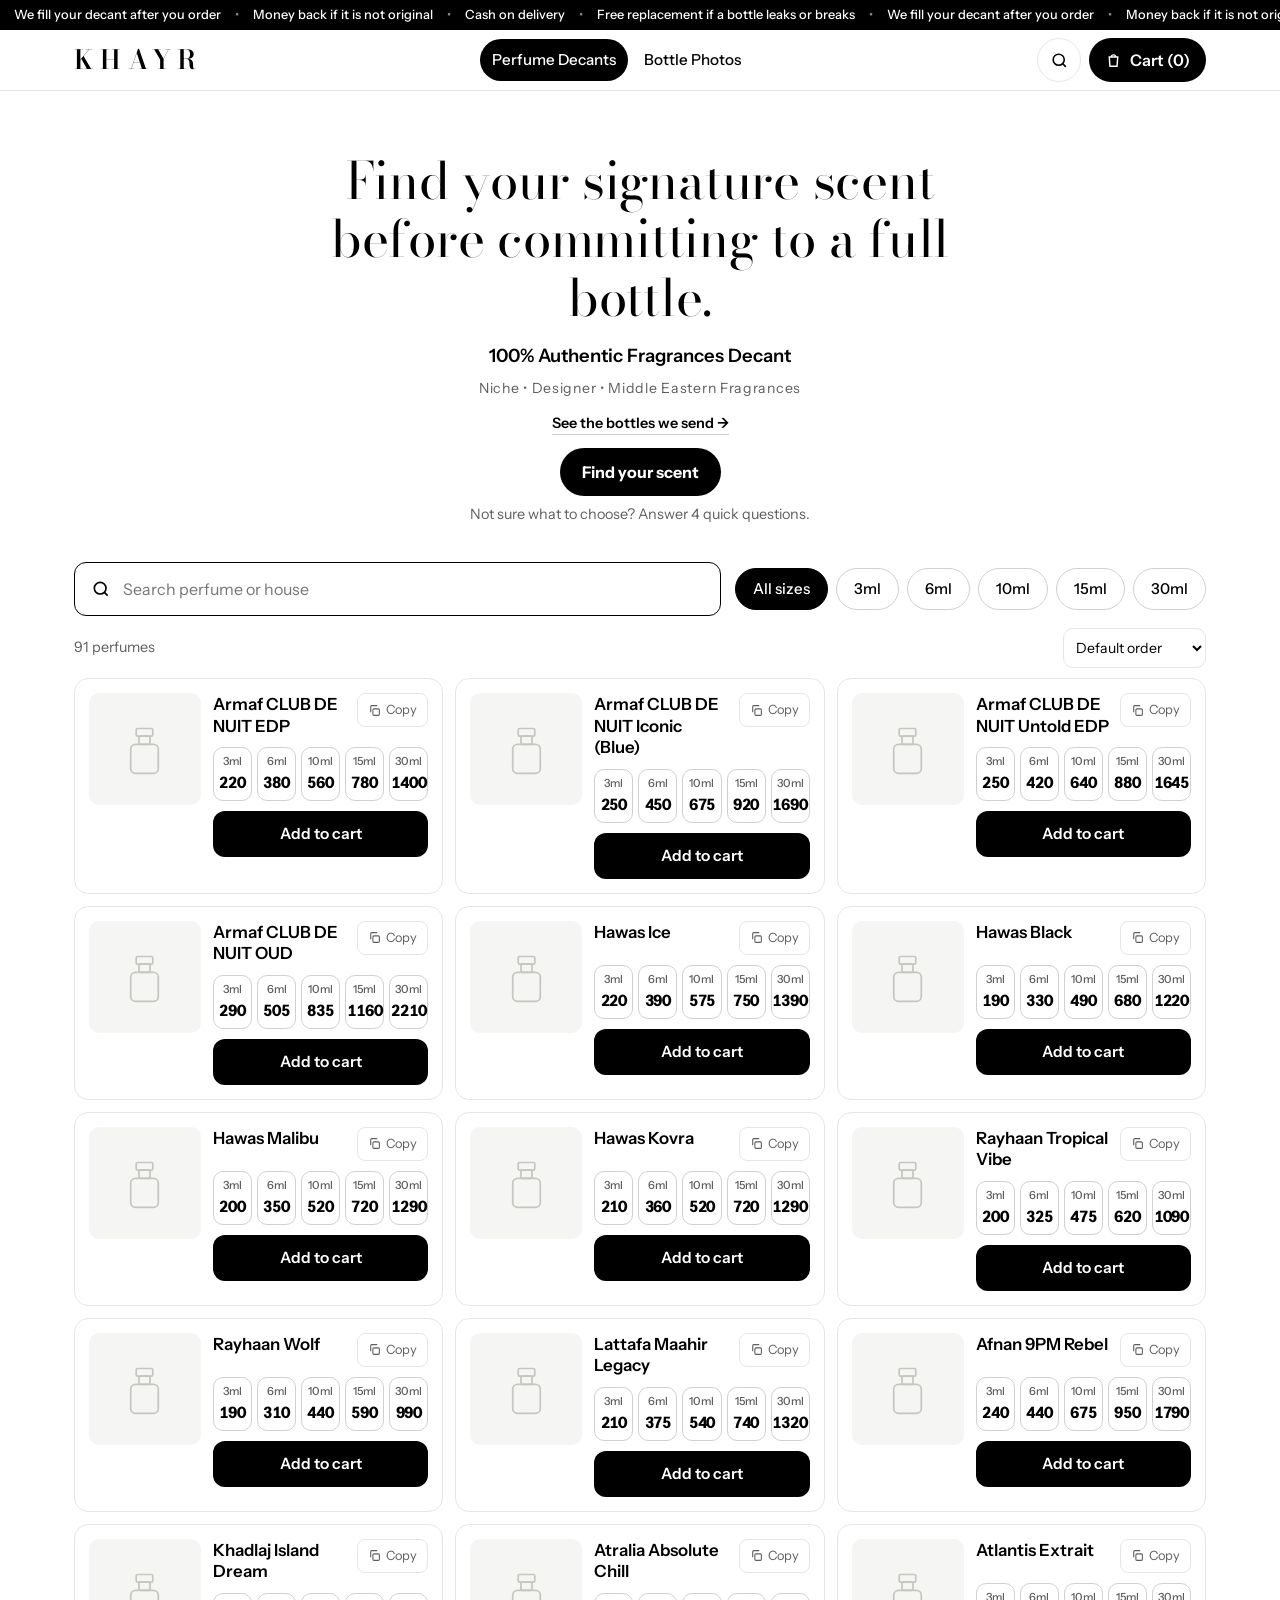
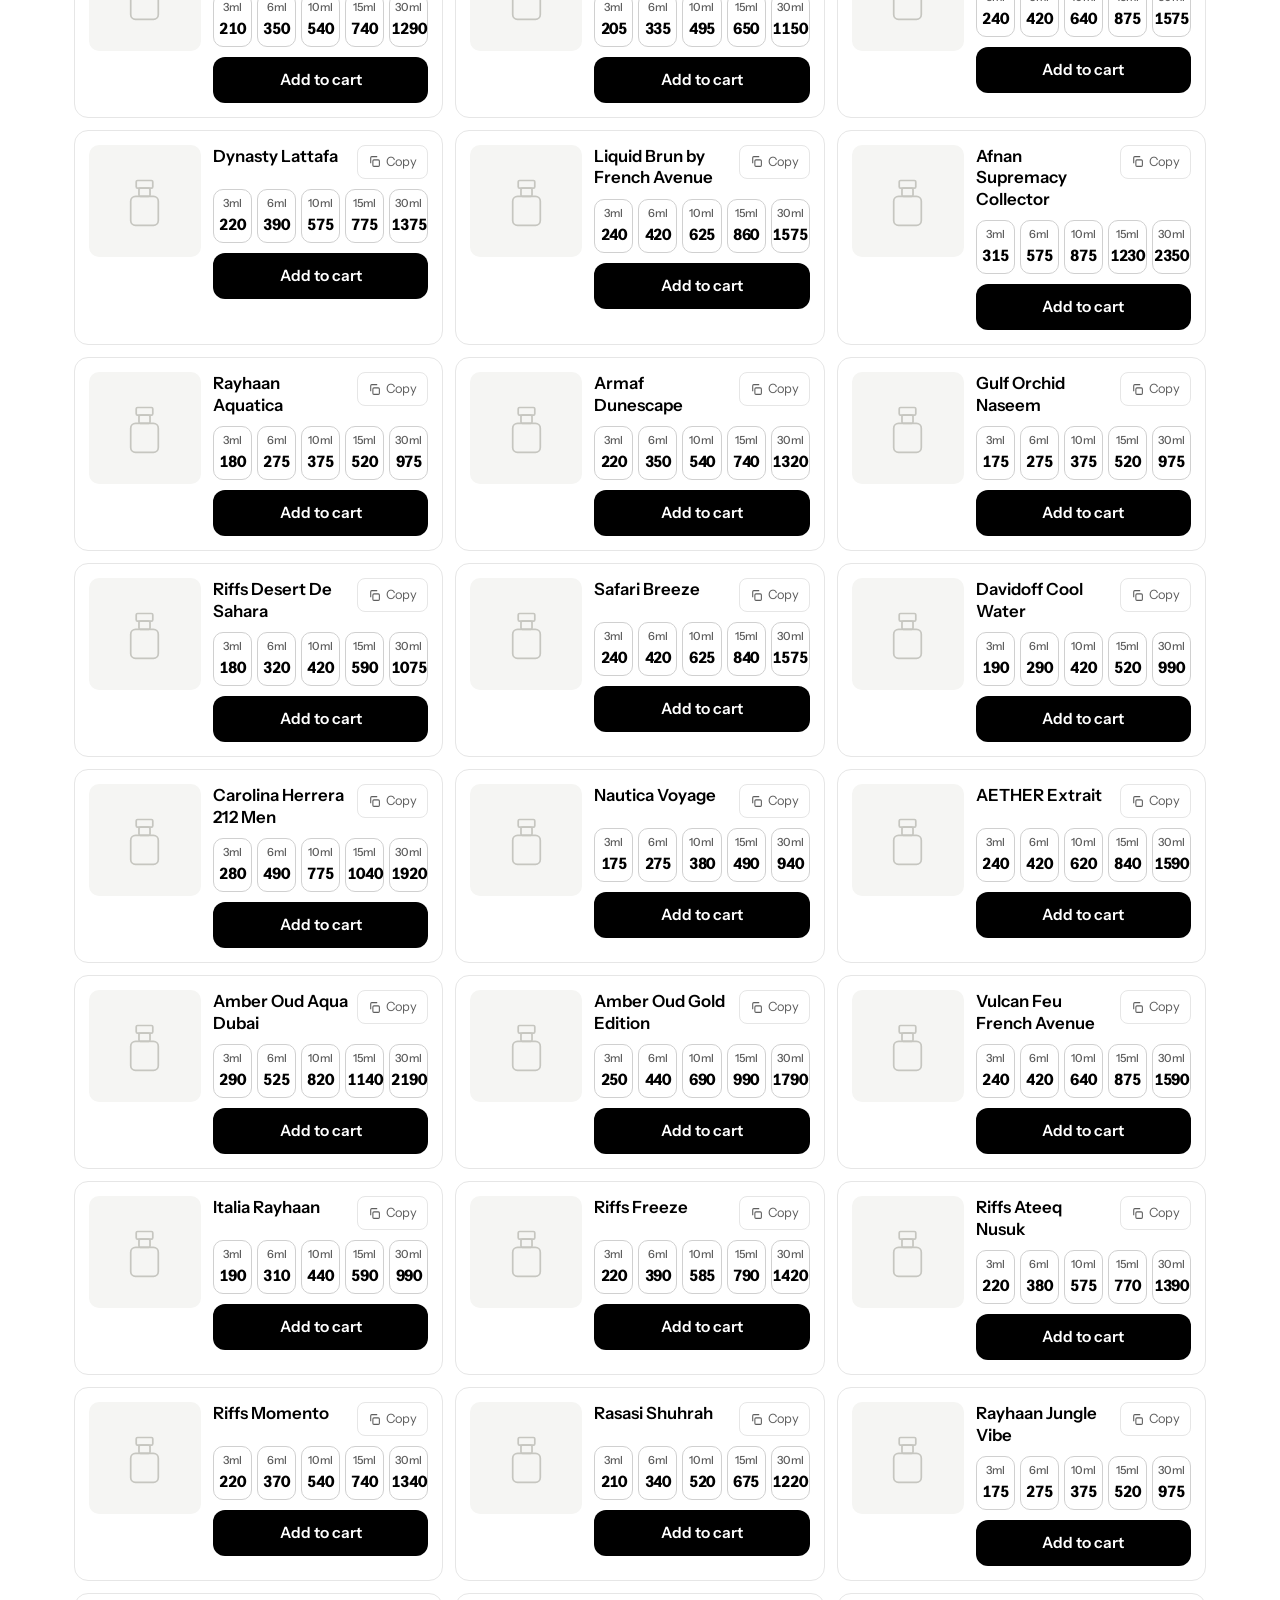
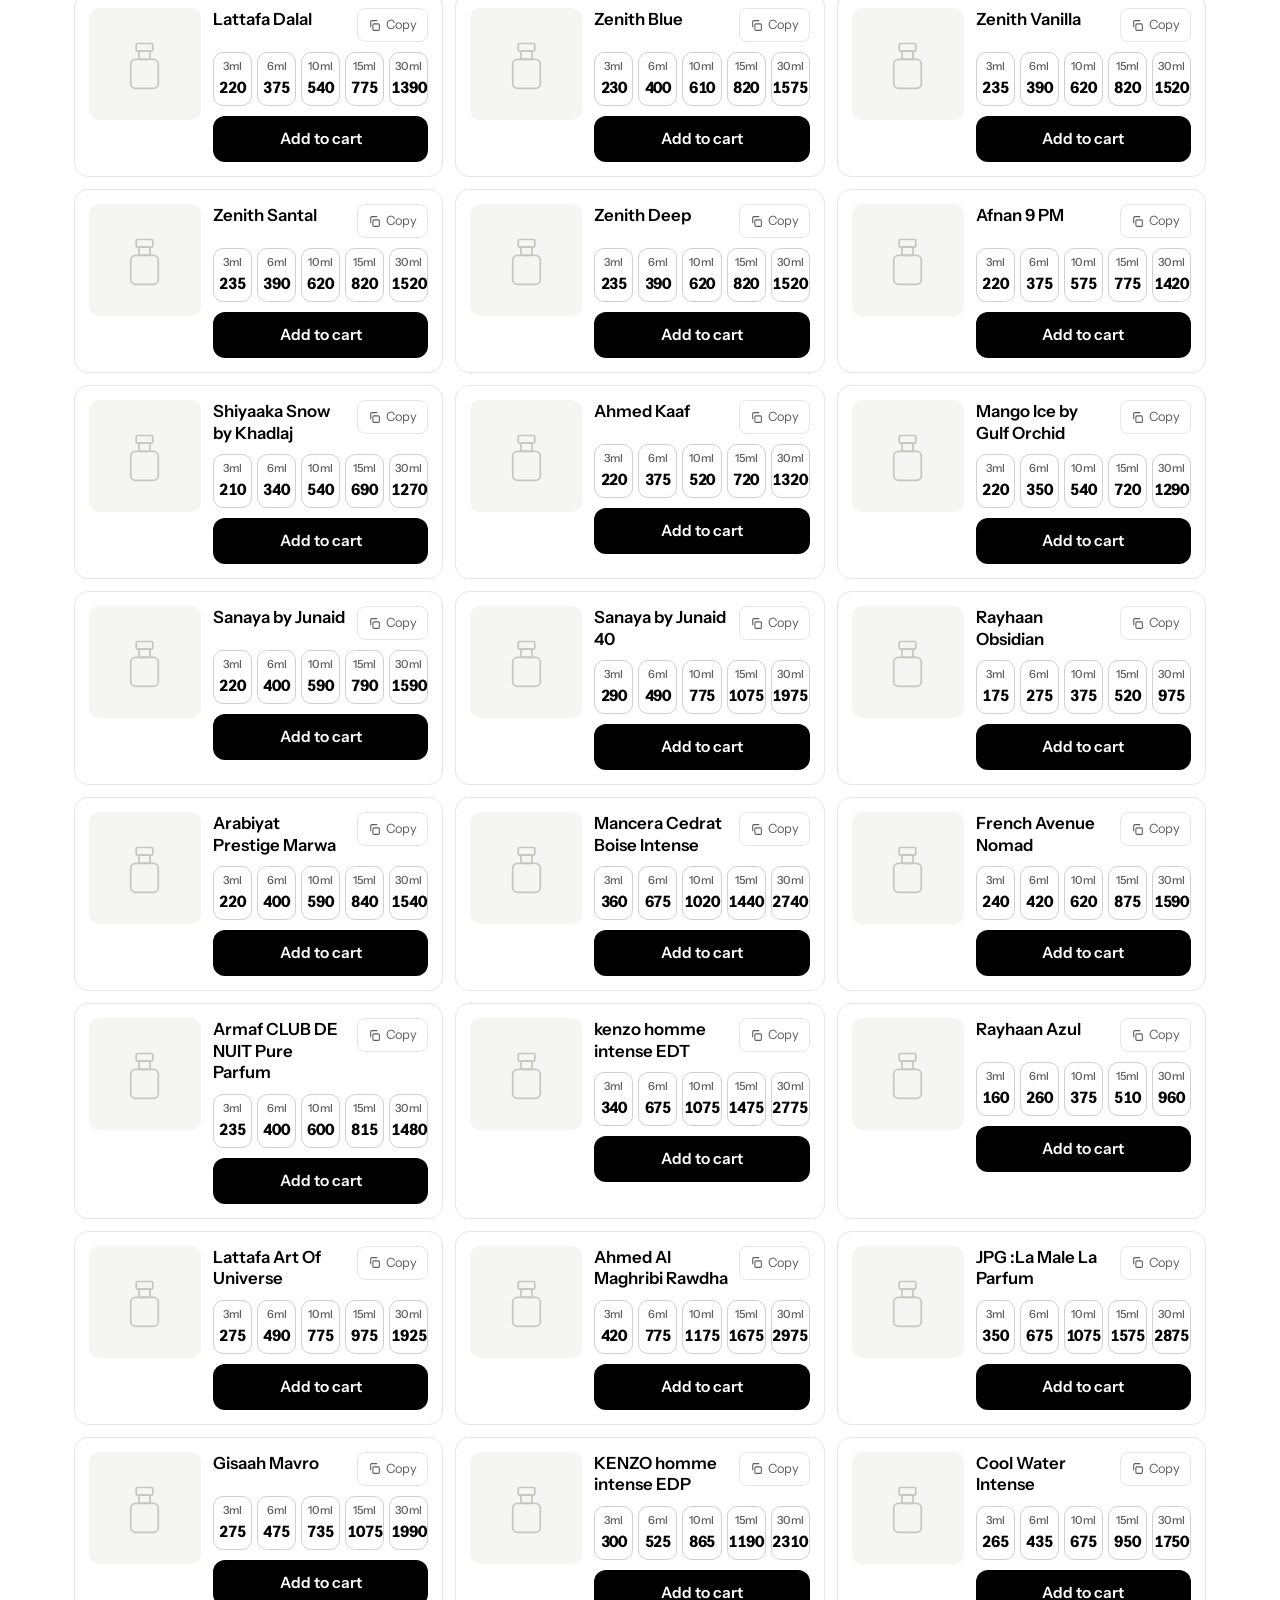
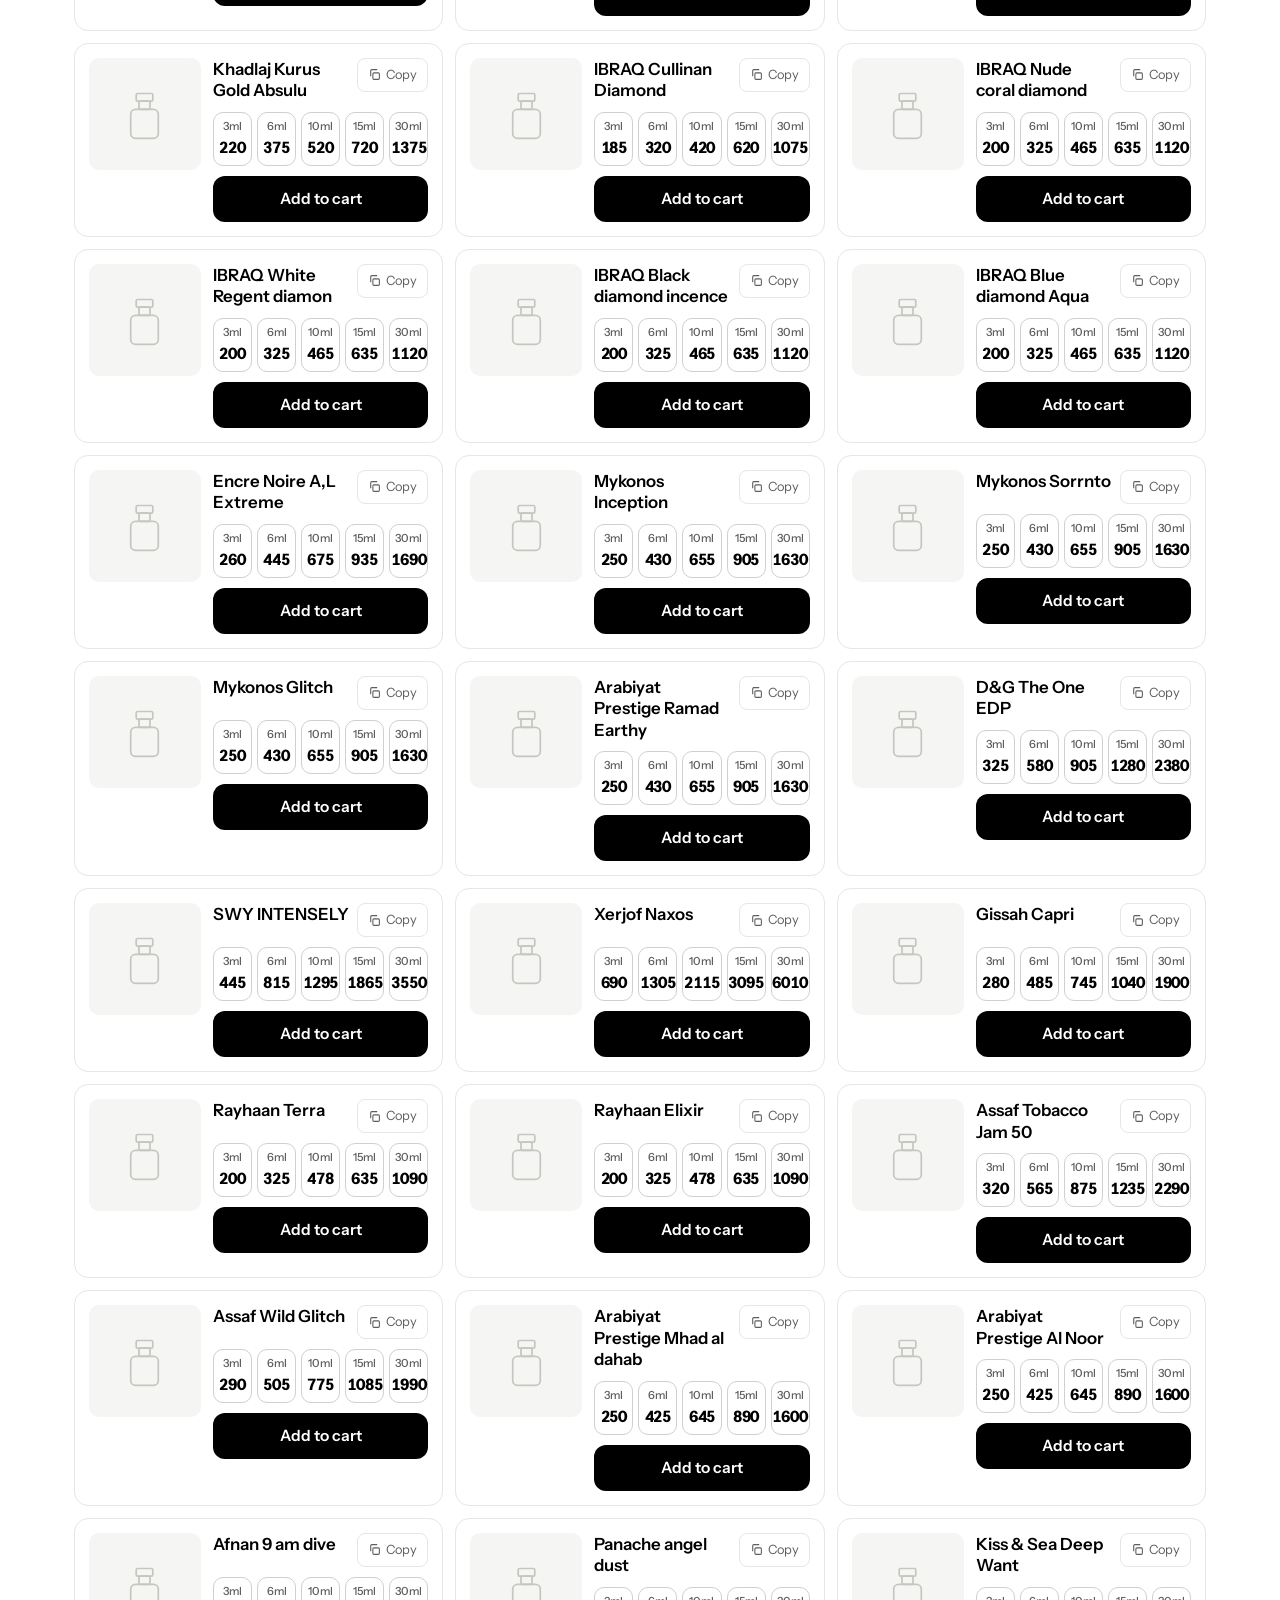
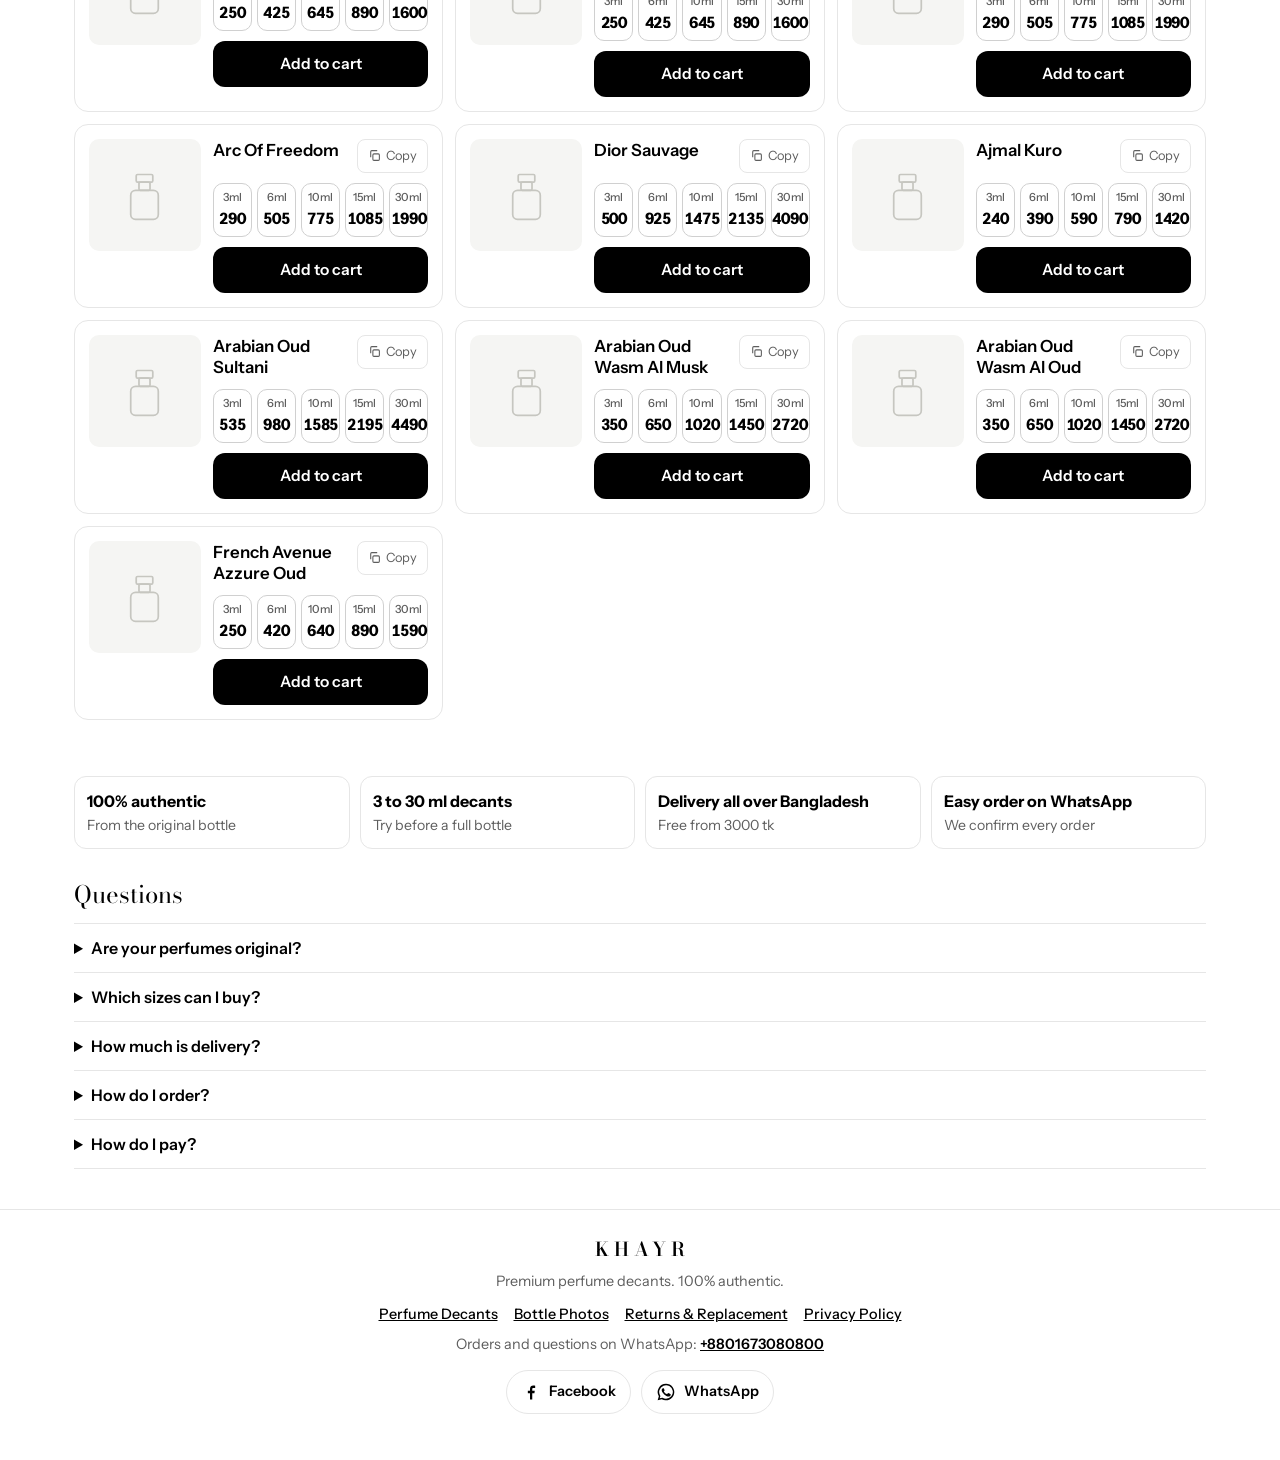
<file: perfumes.html>
<!DOCTYPE html>
<html lang="en">
<head>
<meta charset="UTF-8">
<meta name="viewport" content="width=device-width, initial-scale=1">
<title>KHAYR | Perfume Decants</title>
<meta name="robots" content="noindex">
<link rel="canonical" href="https://khayrbd.github.io/Decants/">
<script>
  /* This page moved: the perfume list is now the main page. Keeps utm_ / fbclid / product / category. */
  (function () {
    var u = new URLSearchParams(location.search); 
    var q = u.toString();
    location.replace('./' + (q ? '?' + q : '') + location.hash);
  })();
</script>
</head>
<body style="font-family:Arial,sans-serif;text-align:center;padding:48px 16px">
<p><a href="./">Open the KHAYR perfume decants</a></p>
</body>
</html>
</file>
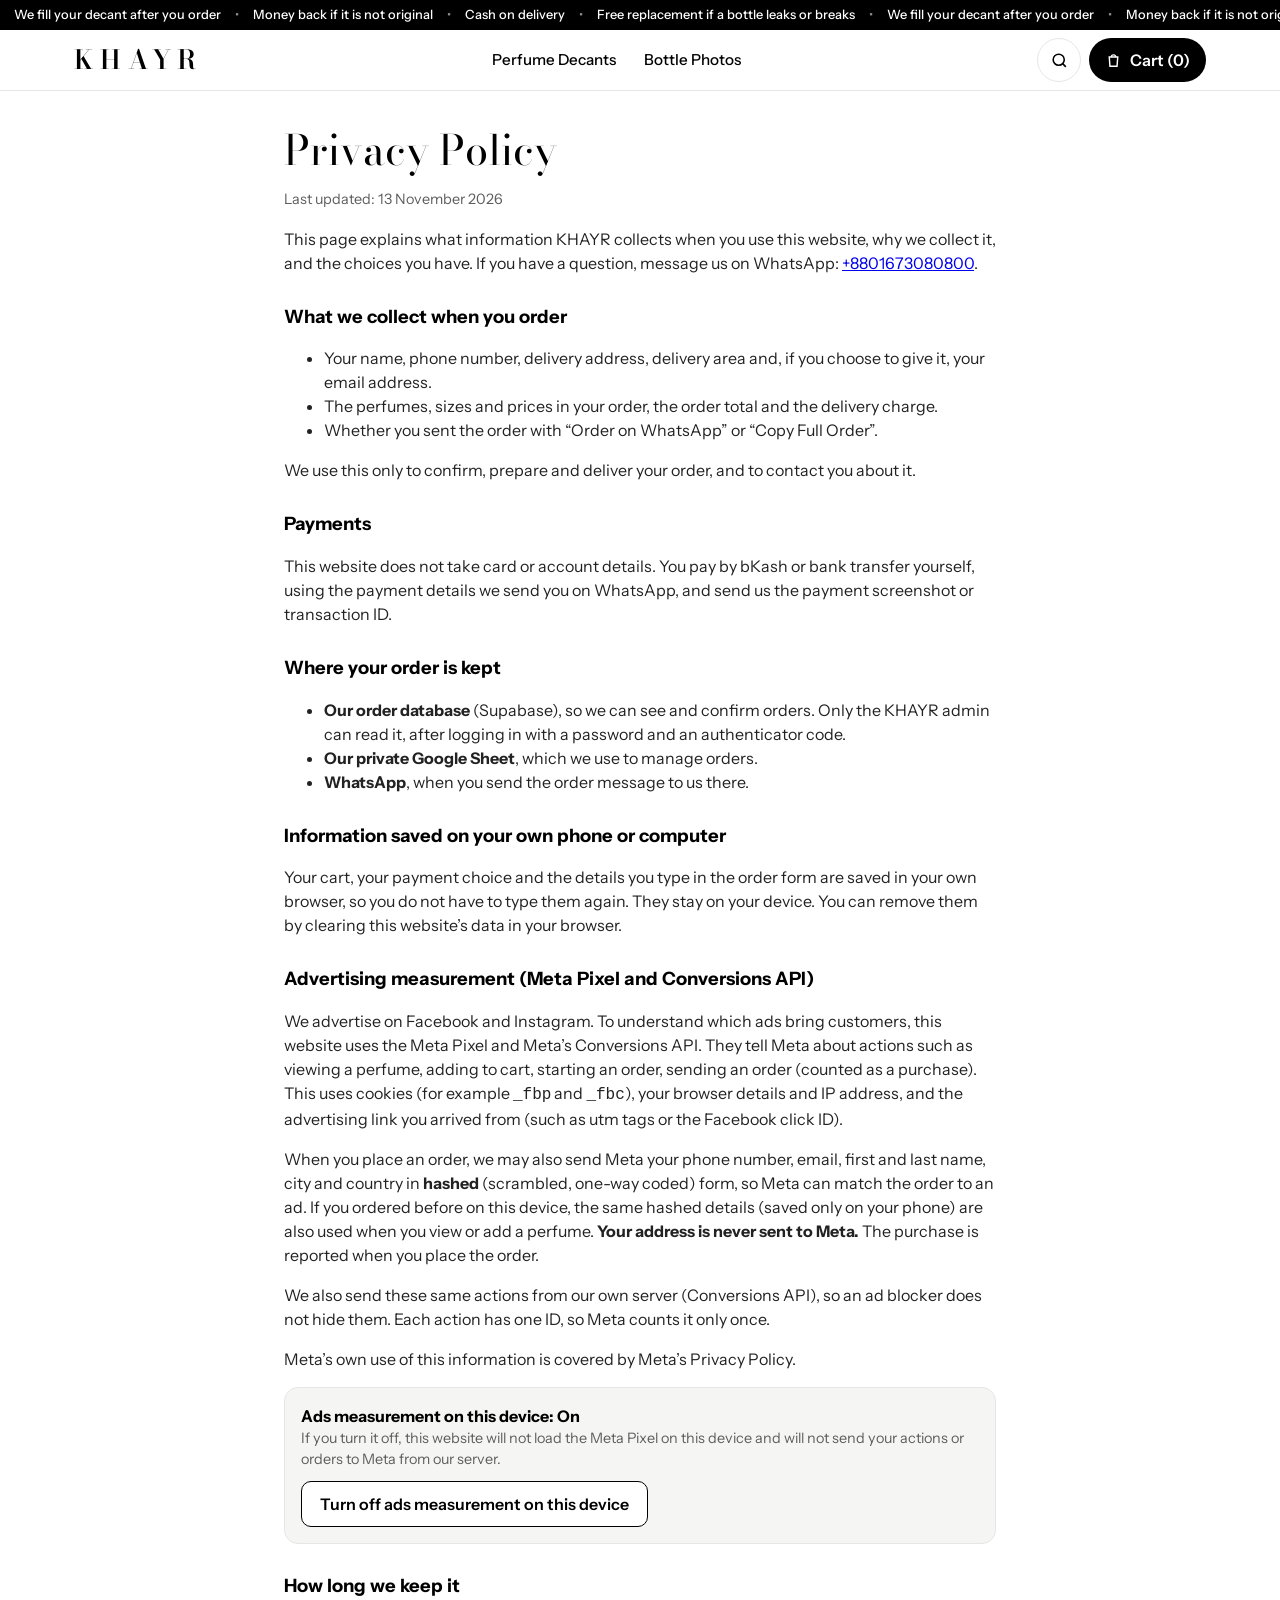
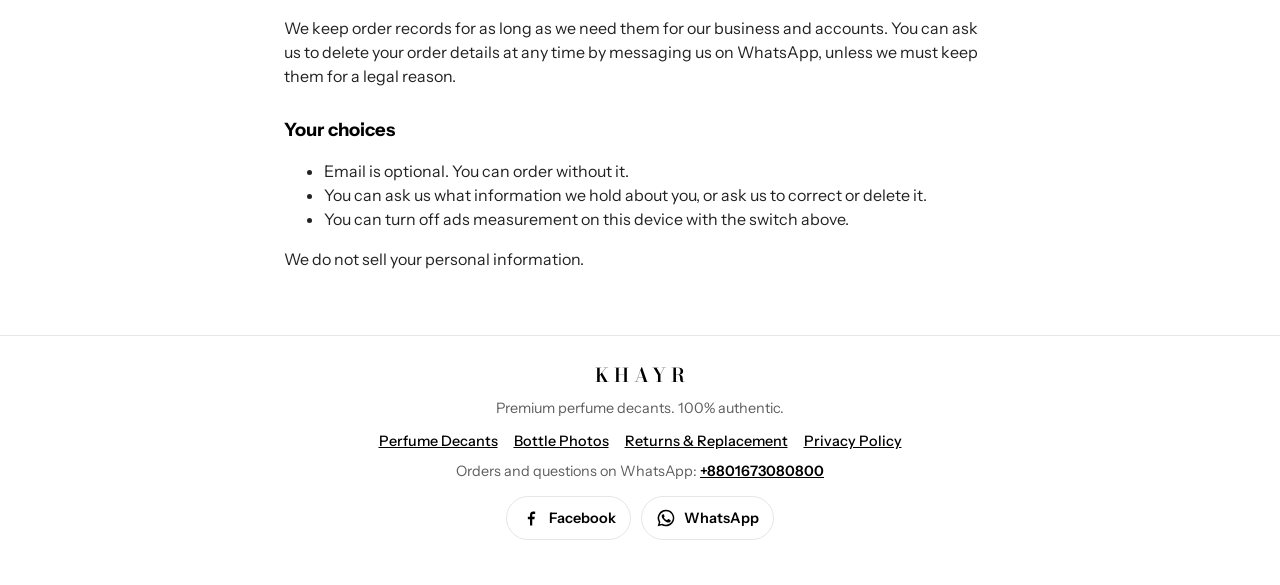
<file: privacy.html>
<!DOCTYPE html>
<html lang="en">
<head>
<meta charset="UTF-8">
<meta name="viewport" content="width=device-width, initial-scale=1, viewport-fit=cover">
<title>Privacy Policy | KHAYR</title>
<meta name="description" content="How KHAYR uses the information you share when you browse and order.">
<link rel="canonical" href="https://khayrbd.github.io/Decants/privacy.html">
<meta name="theme-color" content="#FFFFFF">
<meta property="og:type" content="website">
<meta property="og:site_name" content="KHAYR">
<meta property="og:title" content="Privacy Policy | KHAYR">
<meta property="og:description" content="How KHAYR uses the information you share when you browse and order.">
<meta property="og:url" content="https://khayrbd.github.io/Decants/privacy.html">
<meta property="og:image" content="https://khayrbd.github.io/Decants/og-image.jpg">
<meta property="og:image:width" content="1200">
<meta property="og:image:height" content="630">
<meta property="og:image:alt" content="KHAYR, premium perfume decants">
<meta name="twitter:card" content="summary_large_image">
<meta name="twitter:title" content="Privacy Policy | KHAYR">
<meta name="twitter:description" content="How KHAYR uses the information you share when you browse and order.">
<meta name="twitter:image" content="https://khayrbd.github.io/Decants/og-image.jpg">
<link rel="icon" href="favicon.svg" type="image/svg+xml">
<link rel="preconnect" href="https://fonts.googleapis.com">
<link rel="preconnect" href="https://fonts.gstatic.com" crossorigin>
<link href="https://fonts.googleapis.com/css2?family=Bodoni+Moda:opsz,wght@6..96,400;6..96,600&family=Instrument+Sans:wght@400;500;600;700&display=swap" rel="stylesheet">
<link rel="stylesheet" href="shop.css?v=13.0.0">
<script src="config.js"></script>
<script src="site-config.js?v=13.0.0"></script>
<script>
  /* start the database connection early */
  try { var u = (window.SHOP_CONFIG.supabase || {}).url; if (u) { var l = document.createElement('link'); l.rel = 'preconnect'; l.href = u; l.crossOrigin = ''; document.head.appendChild(l); } } catch (e) {}
</script>
</head>
<body data-page="privacy">
<a class="skip" href="#main">Skip to content</a>

<div class="topbar" id="topbar" hidden><div class="tb-track" id="tbTrack"></div></div>
<header class="top">
  <div class="wrap">
    <a class="logo" href="./" aria-label="KHAYR home">KHAYR</a>
    <nav class="nav" aria-label="Main">
      <a href="./">Perfume Decants</a>
      <a href="bottles.html">Bottle Photos</a>
    </nav>
    <div class="hbtns">
      <button class="icon-btn" id="findBtn" type="button" aria-label="Search"><svg width="19" height="19" viewBox="0 0 24 24" fill="none" stroke="currentColor" stroke-width="2" aria-hidden="true"><circle cx="11" cy="11" r="7"/><path d="m20 20-4-4"/></svg></button>
      <button class="cart-btn" id="cartBtn" type="button" aria-label="Open cart">
        <svg width="17" height="17" viewBox="0 0 24 24" fill="none" stroke="currentColor" stroke-width="2" aria-hidden="true"><path d="M6 7h12l-1 13H7L6 7Z"/><path d="M9 7a3 3 0 0 1 6 0"/></svg>
        <span id="cartLabel">Cart (0)</span>
      </button>
      <button class="icon-btn menu-btn" id="menuBtn" type="button" aria-label="Open menu" aria-controls="mnav">
        <svg width="20" height="20" viewBox="0 0 24 24" fill="none" stroke="currentColor" stroke-width="2" aria-hidden="true"><path d="M4 7h16M4 12h16M4 17h16"/></svg>
      </button>
    </div>
  </div>
</header>
<div class="mnav" id="mnav" role="dialog" aria-modal="true" aria-label="Menu" aria-hidden="true">
  <div class="mtop"><span class="logo" aria-hidden="true">KHAYR</span><button class="x" id="closeMenu" type="button" aria-label="Close menu">✕</button></div>
  <a class="ml" href="./">Perfume Decants<small>Niche • Designer • Middle Eastern</small></a>
  <a class="ml" href="bottles.html">Bottle Photos<small>See the bottles we send</small></a>
  <a class="ml" href="./#search">Search<small></small></a>
  <div class="mfoot"><p>Orders and questions on WhatsApp: <a data-wa href="https://wa.me/8801569126359" target="_blank" rel="noopener">+8801569126359</a></p></div>
</div>

<main id="main">
  <div class="wrap prose">
    <h1>Privacy Policy</h1>
    <p class="muted">Last updated: 13 November 2026</p>

    <p>This page explains what information KHAYR collects when you use this website, why we collect it, and the choices you have. If you have a question, message us on WhatsApp: <a data-wa href="https://wa.me/8801569126359" target="_blank" rel="noopener">+8801569126359</a>.</p>

    <h2>What we collect when you order</h2>
    <ul>
      <li>Your name, phone number, delivery address, delivery area and, if you choose to give it, your email address.</li>
      <li>The perfumes, sizes and prices in your order, the order total and the delivery charge.</li>
      <li>Whether you sent the order with “Order on WhatsApp” or “Copy Full Order”.</li>
    </ul>
    <p>We use this only to confirm, prepare and deliver your order, and to contact you about it.</p>

    <h2>Payments</h2>
    <p>This website does not take card or account details. You pay by bKash or bank transfer yourself, using the payment details we send you on WhatsApp, and send us the payment screenshot or transaction ID.</p>

    <h2>Where your order is kept</h2>
    <ul>
      <li><b>Our order database</b> (Supabase), so we can see and confirm orders. Only the KHAYR admin can read it, after logging in with a password and an authenticator code.</li>
      <li><b>Our private Google Sheet</b>, which we use to manage orders.</li>
      <li><b>WhatsApp</b>, when you send the order message to us there.</li>
    </ul>

    <h2>Information saved on your own phone or computer</h2>
    <p>Your cart, your payment choice and the details you type in the order form are saved in your own browser, so you do not have to type them again. They stay on your device. You can remove them by clearing this website’s data in your browser.</p>

    <h2>Advertising measurement (Meta Pixel and Conversions API)</h2>
    <p>We advertise on Facebook and Instagram. To understand which ads bring customers, this website uses the Meta Pixel and Meta’s Conversions API. They tell Meta about actions such as viewing a perfume, adding to cart, starting an order, sending an order (counted as a purchase). This uses cookies (for example <code>_fbp</code> and <code>_fbc</code>), your browser details and IP address, and the advertising link you arrived from (such as utm tags or the Facebook click ID).</p>
    <p>When you place an order, we may also send Meta your phone number, email, first and last name, city and country in <b>hashed</b> (scrambled, one-way coded) form, so Meta can match the order to an ad. If you ordered before on this device, the same hashed details (saved only on your phone) are also used when you view or add a perfume. <b>Your address is never sent to Meta.</b> The purchase is reported when you place the order.</p>
    <p>We also send these same actions from our own server (Conversions API), so an ad blocker does not hide them. Each action has one ID, so Meta counts it only once.</p>
    <p>Meta’s own use of this information is covered by Meta’s Privacy Policy.</p>
    <div class="optbox">
      <b>Ads measurement on this device: <span id="adsState">On</span></b>
      <div class="muted">If you turn it off, this website will not load the Meta Pixel on this device and will not send your actions or orders to Meta from our server.</div>
      <button type="button" id="adsToggle">Turn off ads measurement on this device</button>
    </div>

    <h2>How long we keep it</h2>
    <p>We keep order records for as long as we need them for our business and accounts. You can ask us to delete your order details at any time by messaging us on WhatsApp, unless we must keep them for a legal reason.</p>

    <h2>Your choices</h2>
    <ul>
      <li>Email is optional. You can order without it.</li>
      <li>You can ask us what information we hold about you, or ask us to correct or delete it.</li>
      <li>You can turn off ads measurement on this device with the switch above.</li>
    </ul>
    <p>We do not sell your personal information.</p>
  </div>
</main>

<footer>
  <div class="wrap">
    <span class="logo" aria-hidden="true">KHAYR</span>
    <p>Premium perfume decants. 100% authentic.</p>
    <nav class="flinks" aria-label="Footer">
      <a href="./">Perfume Decants</a><a href="bottles.html">Bottle Photos</a><a href="returns.html">Returns &amp; Replacement</a><a href="privacy.html">Privacy Policy</a>
    </nav>
    <p>Orders and questions on WhatsApp: <a data-wa href="https://wa.me/8801569126359" target="_blank" rel="noopener">+8801569126359</a></p>
    <div class="social" id="social" hidden></div>
  </div>
</footer>

<button class="bar" id="bar" type="button" aria-label="View cart"><span id="barText">Cart</span></button>
<button class="totop" id="toTop" type="button" aria-label="Back to top">
  <svg width="18" height="18" viewBox="0 0 24 24" fill="none" stroke="currentColor" stroke-width="2.2" aria-hidden="true"><path d="m5 15 7-7 7 7"/></svg>
</button>

<div class="lb" id="lb" role="dialog" aria-label="Product photo"><button type="button" aria-label="Close photo">✕</button><img id="lbImg" alt=""></div>

<div class="pm" id="pm" role="dialog" aria-modal="true" aria-labelledby="pmName" hidden>
  <div class="pmbox">
    <button type="button" class="pmx" id="pmClose" aria-label="Close">✕</button>
    <div class="pmimg" id="pmImg"></div>
    <div class="pmbody">
      <div class="pmhouse" id="pmHouse"></div>
      <h2 id="pmName"></h2>
      <div class="pmsim" id="pmSim"></div>
      <div class="pmtags" id="pmTags"></div>
      <div class="pmgrid" id="pmGrid"></div>
      <div class="pminfo" id="pmInfo"></div>
      <div class="pmnotify" id="pmNotify" hidden></div>
      <a class="pmlink" id="pmLink" href="#" target="_blank" rel="noopener" hidden>Fragrantica ↗</a>
    </div>
  </div>
</div>

<div class="pm finder" id="finder" role="dialog" aria-modal="true" aria-labelledby="finderTitle" hidden>
  <div class="pmbox">
    <button type="button" class="pmx" id="finderClose" aria-label="Close">✕</button>
    <div class="pmbody">
      <h2 id="finderTitle">Find your scent</h2>
      <div id="finderQ"></div>
      <div id="finderOut"></div>
    </div>
  </div>
</div>


<div class="scrim" id="scrim"></div>
<aside class="drawer" id="drawer" role="dialog" aria-modal="true" aria-labelledby="cartTitle" aria-hidden="true">
  <div class="dhead">
    <h3 id="cartTitle">Your cart</h3>
    <button class="x" id="closeCart" type="button" aria-label="Close cart">✕</button>
  </div>
  <div class="dbody" id="dbody"></div>
  <div class="dfoot" id="dfoot"></div>
</aside>

<div class="toast" id="toast" role="status" aria-live="polite"></div>
<script src="shop.js?v=13.0.0"></script>
</body>
</html>
</file>
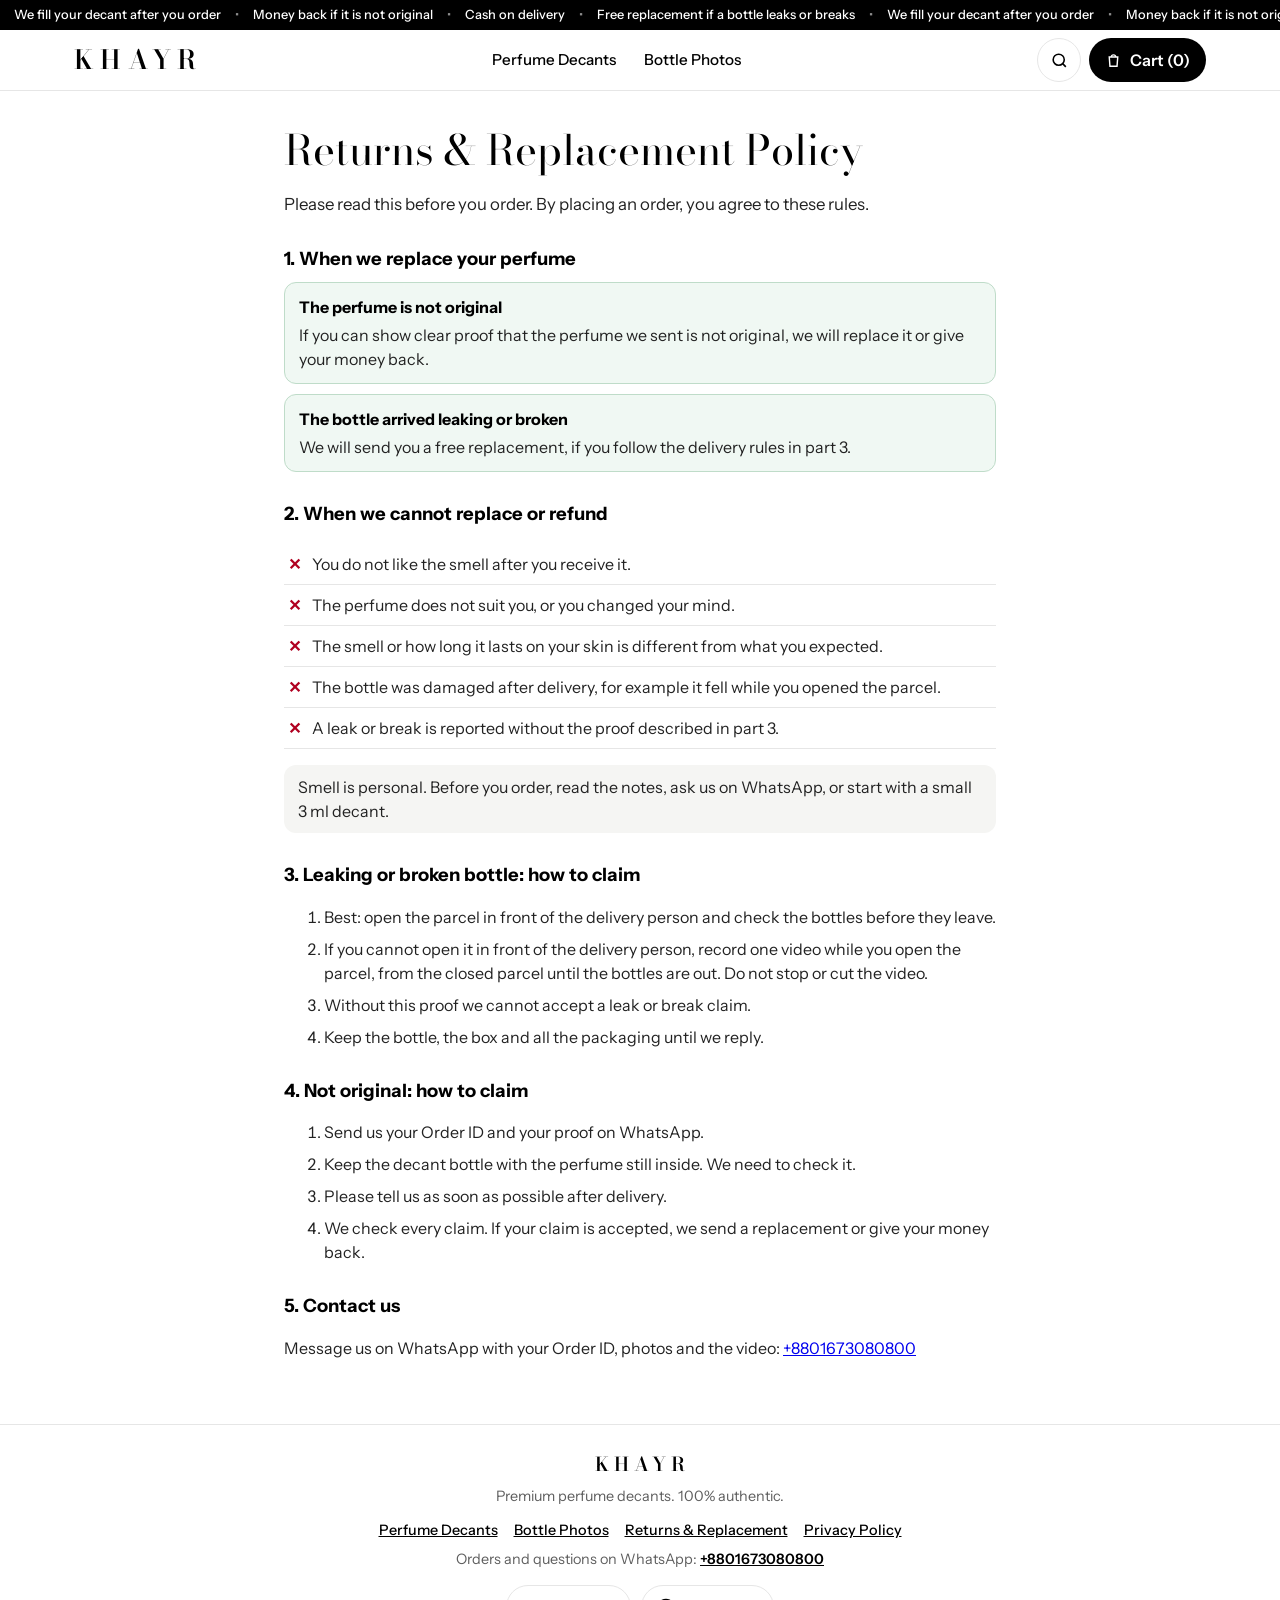
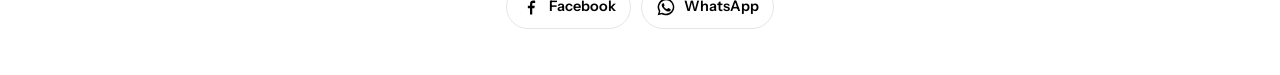
<file: returns.html>
<!DOCTYPE html>
<html lang="en">
<head>
<meta charset="UTF-8">
<meta name="viewport" content="width=device-width, initial-scale=1, viewport-fit=cover">
<title>Returns &amp; Replacement | KHAYR</title>
<meta name="description" content="When KHAYR replaces a perfume or gives your money back, and how to claim.">
<link rel="canonical" href="https://khayrbd.github.io/Decants/returns.html">
<meta name="theme-color" content="#FFFFFF">
<meta property="og:type" content="website">
<meta property="og:site_name" content="KHAYR">
<meta property="og:title" content="Returns &amp; Replacement | KHAYR">
<meta property="og:description" content="When KHAYR replaces a perfume or gives your money back, and how to claim.">
<meta property="og:url" content="https://khayrbd.github.io/Decants/returns.html">
<meta property="og:image" content="https://khayrbd.github.io/Decants/og-image.jpg">
<meta property="og:image:width" content="1200">
<meta property="og:image:height" content="630">
<meta property="og:image:alt" content="KHAYR, premium perfume decants">
<meta name="twitter:card" content="summary_large_image">
<meta name="twitter:title" content="Returns &amp; Replacement | KHAYR">
<meta name="twitter:description" content="When KHAYR replaces a perfume or gives your money back, and how to claim.">
<meta name="twitter:image" content="https://khayrbd.github.io/Decants/og-image.jpg">
<link rel="icon" href="favicon.svg" type="image/svg+xml">
<link rel="preconnect" href="https://fonts.googleapis.com">
<link rel="preconnect" href="https://fonts.gstatic.com" crossorigin>
<link href="https://fonts.googleapis.com/css2?family=Bodoni+Moda:opsz,wght@6..96,400;6..96,600&family=Instrument+Sans:wght@400;500;600;700&display=swap" rel="stylesheet">
<link rel="stylesheet" href="shop.css?v=13.0.0">
<script src="config.js"></script>
<script src="site-config.js?v=13.0.0"></script>
<script>
  /* start the database connection early */
  try { var u = (window.SHOP_CONFIG.supabase || {}).url; if (u) { var l = document.createElement('link'); l.rel = 'preconnect'; l.href = u; l.crossOrigin = ''; document.head.appendChild(l); } } catch (e) {}
</script>
</head>
<body data-page="returns">
<a class="skip" href="#main">Skip to content</a>

<div class="topbar" id="topbar" hidden><div class="tb-track" id="tbTrack"></div></div>
<header class="top">
  <div class="wrap">
    <a class="logo" href="./" aria-label="KHAYR home">KHAYR</a>
    <nav class="nav" aria-label="Main">
      <a href="./">Perfume Decants</a>
      <a href="bottles.html">Bottle Photos</a>
    </nav>
    <div class="hbtns">
      <button class="icon-btn" id="findBtn" type="button" aria-label="Search"><svg width="19" height="19" viewBox="0 0 24 24" fill="none" stroke="currentColor" stroke-width="2" aria-hidden="true"><circle cx="11" cy="11" r="7"/><path d="m20 20-4-4"/></svg></button>
      <button class="cart-btn" id="cartBtn" type="button" aria-label="Open cart">
        <svg width="17" height="17" viewBox="0 0 24 24" fill="none" stroke="currentColor" stroke-width="2" aria-hidden="true"><path d="M6 7h12l-1 13H7L6 7Z"/><path d="M9 7a3 3 0 0 1 6 0"/></svg>
        <span id="cartLabel">Cart (0)</span>
      </button>
      <button class="icon-btn menu-btn" id="menuBtn" type="button" aria-label="Open menu" aria-controls="mnav">
        <svg width="20" height="20" viewBox="0 0 24 24" fill="none" stroke="currentColor" stroke-width="2" aria-hidden="true"><path d="M4 7h16M4 12h16M4 17h16"/></svg>
      </button>
    </div>
  </div>
</header>
<div class="mnav" id="mnav" role="dialog" aria-modal="true" aria-label="Menu" aria-hidden="true">
  <div class="mtop"><span class="logo" aria-hidden="true">KHAYR</span><button class="x" id="closeMenu" type="button" aria-label="Close menu">✕</button></div>
  <a class="ml" href="./">Perfume Decants<small>Niche • Designer • Middle Eastern</small></a>
  <a class="ml" href="bottles.html">Bottle Photos<small>See the bottles we send</small></a>
  <a class="ml" href="./#search">Search<small></small></a>
  <div class="mfoot"><p>Orders and questions on WhatsApp: <a data-wa href="https://wa.me/8801569126359" target="_blank" rel="noopener">+8801569126359</a></p></div>
</div>

<main id="main">
  <div class="wrap prose policy">
    <h1>Returns &amp; Replacement Policy</h1>
    <p class="lead">Please read this before you order. By placing an order, you agree to these rules.</p>

    <h2>1. When we replace your perfume</h2>
    <div class="pcard ok">
      <h3>The perfume is not original</h3>
      <p>If you can show clear proof that the perfume we sent is not original, we will replace it or give your money back.</p>
    </div>
    <div class="pcard ok">
      <h3>The bottle arrived leaking or broken</h3>
      <p>We will send you a free replacement, if you follow the delivery rules in part 3.</p>
    </div>

    <h2>2. When we cannot replace or refund</h2>
    <ul class="nolist">
      <li>You do not like the smell after you receive it.</li>
      <li>The perfume does not suit you, or you changed your mind.</li>
      <li>The smell or how long it lasts on your skin is different from what you expected.</li>
      <li>The bottle was damaged after delivery, for example it fell while you opened the parcel.</li>
      <li>A leak or break is reported without the proof described in part 3.</li>
    </ul>
    <p class="tip">Smell is personal. Before you order, read the notes, ask us on WhatsApp, or start with a small 3 ml decant.</p>

    <h2>3. Leaking or broken bottle: how to claim</h2>
    <ol>
      <li>Best: open the parcel in front of the delivery person and check the bottles before they leave.</li>
      <li>If you cannot open it in front of the delivery person, record one video while you open the parcel, from the closed parcel until the bottles are out. Do not stop or cut the video.</li>
      <li>Without this proof we cannot accept a leak or break claim.</li>
      <li>Keep the bottle, the box and all the packaging until we reply.</li>
    </ol>

    <h2>4. Not original: how to claim</h2>
    <ol>
      <li>Send us your Order ID and your proof on WhatsApp.</li>
      <li>Keep the decant bottle with the perfume still inside. We need to check it.</li>
      <li data-days>Please tell us as soon as possible after delivery.</li>
      <li>We check every claim. If your claim is accepted, we send a replacement or give your money back.</li>
    </ol>

    <h2>5. Contact us</h2>
    <p>Message us on WhatsApp with your Order ID, photos and the video: <a data-wa href="https://wa.me/8801569126359" target="_blank" rel="noopener">+8801569126359</a></p>
  </div>
</main>

<footer>
  <div class="wrap">
    <span class="logo" aria-hidden="true">KHAYR</span>
    <p>Premium perfume decants. 100% authentic.</p>
    <nav class="flinks" aria-label="Footer">
      <a href="./">Perfume Decants</a><a href="bottles.html">Bottle Photos</a><a href="returns.html">Returns &amp; Replacement</a><a href="privacy.html">Privacy Policy</a>
    </nav>
    <p>Orders and questions on WhatsApp: <a data-wa href="https://wa.me/8801569126359" target="_blank" rel="noopener">+8801569126359</a></p>
    <div class="social" id="social" hidden></div>
  </div>
</footer>

<button class="bar" id="bar" type="button" aria-label="View cart"><span id="barText">Cart</span></button>
<button class="totop" id="toTop" type="button" aria-label="Back to top">
  <svg width="18" height="18" viewBox="0 0 24 24" fill="none" stroke="currentColor" stroke-width="2.2" aria-hidden="true"><path d="m5 15 7-7 7 7"/></svg>
</button>

<div class="lb" id="lb" role="dialog" aria-label="Product photo"><button type="button" aria-label="Close photo">✕</button><img id="lbImg" alt=""></div>

<div class="pm" id="pm" role="dialog" aria-modal="true" aria-labelledby="pmName" hidden>
  <div class="pmbox">
    <button type="button" class="pmx" id="pmClose" aria-label="Close">✕</button>
    <div class="pmimg" id="pmImg"></div>
    <div class="pmbody">
      <div class="pmhouse" id="pmHouse"></div>
      <h2 id="pmName"></h2>
      <div class="pmsim" id="pmSim"></div>
      <div class="pmtags" id="pmTags"></div>
      <div class="pmgrid" id="pmGrid"></div>
      <div class="pminfo" id="pmInfo"></div>
      <div class="pmnotify" id="pmNotify" hidden></div>
      <a class="pmlink" id="pmLink" href="#" target="_blank" rel="noopener" hidden>Fragrantica ↗</a>
    </div>
  </div>
</div>

<div class="pm finder" id="finder" role="dialog" aria-modal="true" aria-labelledby="finderTitle" hidden>
  <div class="pmbox">
    <button type="button" class="pmx" id="finderClose" aria-label="Close">✕</button>
    <div class="pmbody">
      <h2 id="finderTitle">Find your scent</h2>
      <div id="finderQ"></div>
      <div id="finderOut"></div>
    </div>
  </div>
</div>


<div class="scrim" id="scrim"></div>
<aside class="drawer" id="drawer" role="dialog" aria-modal="true" aria-labelledby="cartTitle" aria-hidden="true">
  <div class="dhead">
    <h3 id="cartTitle">Your cart</h3>
    <button class="x" id="closeCart" type="button" aria-label="Close cart">✕</button>
  </div>
  <div class="dbody" id="dbody"></div>
  <div class="dfoot" id="dfoot"></div>
</aside>

<div class="toast" id="toast" role="status" aria-live="polite"></div>
<script src="shop.js?v=13.0.0"></script>
</body>
</html>
</file>
<file: shop.css>
/* KHAYR shop styles (shared by Home, Perfume Decants, Attar and Privacy pages) */
:root{
  --paper:#FFFFFF; --ink:#000000; --graphite:#5E5E5E; --line:#E6E6E6; --box:#D0D0D0; --soft:#F5F5F3; --red:#B00020; --green:#1E6B3A;
  --serif:'Bodoni Moda', Didot, 'Bodoni 72', 'Times New Roman', serif;
  --sans:'Instrument Sans', 'Helvetica Neue', Arial, sans-serif;
  --r:12px;
}
*{box-sizing:border-box}
html{-webkit-text-size-adjust:100%;scroll-padding-top:76px}
body{margin:0;background:var(--paper);color:var(--ink);font-family:var(--sans);font-size:16px;line-height:1.5;-webkit-tap-highlight-color:transparent}
body.has-bar{padding-bottom:calc(88px + env(safe-area-inset-bottom,0px))}
body.open,body.menu,body.lock{overflow:hidden}
button,input,select,textarea{font:inherit;color:inherit}
button{cursor:pointer}
:focus-visible{outline:2px solid var(--ink);outline-offset:2px}
.wrap{max-width:1180px;margin:0 auto;padding:0 16px}
[hidden]{display:none!important}
.sr{position:absolute;width:1px;height:1px;overflow:hidden;clip:rect(0 0 0 0);white-space:nowrap}
.skip{position:absolute;left:-9999px;top:8px;z-index:90;background:var(--ink);color:var(--paper);padding:10px 14px;border-radius:8px}
.skip:focus{left:8px}

/* Header */
.top{position:sticky;top:0;z-index:30;background:rgba(255,255,255,.96);backdrop-filter:saturate(1.4) blur(8px);-webkit-backdrop-filter:saturate(1.4) blur(8px);border-bottom:1px solid var(--line);padding-top:env(safe-area-inset-top,0px)}
.top .wrap{display:flex;align-items:center;justify-content:space-between;height:60px;gap:10px}
.logo{font-family:var(--serif);font-weight:600;font-size:1.65rem;letter-spacing:.26em;margin-right:-.26em;text-decoration:none;color:var(--ink);line-height:1}
.nav{display:none;gap:4px;align-items:center}
.nav a{color:var(--ink);text-decoration:none;font-weight:500;font-size:.95rem;padding:10px 12px;border-radius:999px}
.nav a:hover{background:var(--soft)}
.nav a[aria-current="page"]{background:var(--ink);color:var(--paper)}
.hbtns{display:flex;gap:8px;align-items:center}
.icon-btn{width:44px;height:44px;border:1px solid var(--line);border-radius:50%;background:var(--paper);display:grid;place-items:center;color:var(--ink)}
.cart-btn{height:44px;border:0;border-radius:999px;background:var(--ink);color:var(--paper);padding:0 16px;display:flex;align-items:center;gap:8px;font-weight:600}
.menu-btn{display:grid}

/* Mobile menu */
.mnav{position:fixed;inset:0;z-index:45;background:var(--paper);display:none;flex-direction:column;padding:calc(env(safe-area-inset-top,0px) + 8px) 16px 24px}
body.menu .mnav{display:flex}
.mnav .mtop{display:flex;justify-content:space-between;align-items:center;height:52px;margin-bottom:12px}
.mnav a.ml{display:flex;justify-content:space-between;align-items:center;min-height:62px;border-bottom:1px solid var(--line);color:var(--ink);text-decoration:none;font-size:1.25rem;font-family:var(--serif)}
.mnav a.ml small{font-family:var(--sans);font-size:.82rem;color:var(--graphite)}
.mnav a.ml[aria-current="page"]{font-weight:600}
.mnav .mfoot{margin-top:auto;color:var(--graphite);font-size:.9rem}
.mnav .mfoot a{color:var(--ink);font-weight:600}

/* Hero */
.hero{text-align:center;padding:40px 0 26px}
.hero h1{font-family:var(--serif);font-weight:400;font-size:clamp(1.8rem,6.2vw,3.2rem);line-height:1.14;margin:0 auto;max-width:21ch;letter-spacing:-.005em}
.hero .sub{margin:16px 0 0;font-weight:600;font-size:clamp(1rem,3.6vw,1.15rem)}
.hero .kinds{margin:8px 0 0;color:var(--graphite);font-size:.88rem;letter-spacing:.05em}
.hero .kinds+.kinds{margin-top:2px}
.crumbs{font-size:.85rem;color:var(--graphite);margin:0 0 14px}
.crumbs a{color:var(--graphite)}

/* Search + filters */
.search{display:flex;align-items:center;gap:10px;height:54px;border:1.5px solid var(--ink);border-radius:var(--r);padding:0 8px 0 16px;background:var(--paper)}
.search input{flex:1;min-width:0;height:100%;border:0;outline:0;background:transparent;font-size:16px}
.search input::-webkit-search-cancel-button{display:none}
.search .clear{border:0;background:var(--soft);width:36px;height:36px;border-radius:50%;display:none;color:var(--graphite)}
.search.has .clear{display:block}
.filters{display:flex;gap:8px;overflow-x:auto;padding:12px 0 2px;scrollbar-width:none}
.filters::-webkit-scrollbar{display:none}
.chip{flex:none;height:42px;padding:0 17px;border:1px solid var(--box);background:var(--paper);border-radius:999px;font-weight:500;font-size:.94rem}
.chip[aria-pressed="true"]{background:var(--ink);color:var(--paper);border-color:var(--ink)}
.meta{display:flex;justify-content:space-between;align-items:center;gap:10px;margin:12px 0 10px;color:var(--graphite);font-size:.9rem;flex-wrap:wrap}
.meta .left{display:flex;align-items:center;gap:12px}
.clearf{border:0;background:none;color:var(--ink);text-decoration:underline;font-size:.9rem;padding:8px 0;min-height:40px}
.sort{border:1px solid var(--line);border-radius:10px;background:var(--paper);height:40px;padding:0 8px;font-size:.88rem;color:var(--ink)}

/* Product cards */
.grid{display:grid;grid-template-columns:repeat(auto-fill,minmax(min(100%,360px),1fr));gap:12px;margin-bottom:56px}
.card{border:1px solid var(--line);border-radius:14px;padding:12px;background:var(--paper);display:grid;grid-template-columns:96px minmax(0,1fr);gap:12px;align-items:start;scroll-margin-top:90px}
.card.hl{border-color:var(--ink);box-shadow:0 0 0 2px var(--ink)}
.pic{width:96px;aspect-ratio:1/1;border-radius:10px;background:var(--soft);overflow:hidden;position:relative;border:0;padding:0;display:block}
.pic img{width:100%;height:100%;object-fit:cover;display:block}
.pic.zoom{cursor:zoom-in}
.ph{width:100%;height:100%;background:var(--soft) url("data:image/svg+xml,%3Csvg xmlns='http://www.w3.org/2000/svg' viewBox='0 0 100 100'%3E%3Cg fill='none' stroke='%23C6C6C0' stroke-width='2.5' stroke-linejoin='round'%3E%3Crect x='30' y='44' width='40' height='42' rx='7'/%3E%3Crect x='42' y='32' width='16' height='12' rx='2'/%3E%3Crect x='38' y='21' width='24' height='11' rx='2'/%3E%3C/g%3E%3C/svg%3E") center/62% no-repeat}
.ph.attar{background-image:url("data:image/svg+xml,%3Csvg xmlns='http://www.w3.org/2000/svg' viewBox='0 0 100 100'%3E%3Cg fill='none' stroke='%23C6C6C0' stroke-width='2.5' stroke-linejoin='round'%3E%3Cpath d='M38 52c0-6 6-9 12-9s12 3 12 9v28a6 6 0 0 1-6 6H44a6 6 0 0 1-6-6Z'/%3E%3Crect x='45' y='35' width='10' height='8' rx='2'/%3E%3Cpath d='M50 12c4 6 6 11 6 15a6 6 0 0 1-12 0c0-4 2-9 6-15Z'/%3E%3C/g%3E%3C/svg%3E")}
.info{min-width:0;display:flex;flex-direction:column;gap:10px}
.head{display:flex;justify-content:space-between;align-items:flex-start;gap:8px}
.no{font-size:.8rem;font-weight:700;color:var(--graphite);letter-spacing:.02em;font-variant-numeric:tabular-nums}
.head h2{margin:1px 0 0;font-size:1.05rem;font-weight:600;line-height:1.28;overflow-wrap:anywhere}
.head .brand{font-size:.8rem;color:var(--graphite)}
.tag{display:inline-block;margin-top:4px;font-size:.72rem;font-weight:600;letter-spacing:.04em;text-transform:uppercase;border:1px solid var(--line);border-radius:999px;padding:2px 8px;color:var(--graphite)}
.copy{flex:none;border:1px solid var(--line);background:var(--paper);border-radius:8px;height:34px;padding:0 10px;font-size:.8rem;color:var(--graphite);display:flex;align-items:center;gap:5px}
.copy:hover{color:var(--ink);border-color:var(--ink)}
.boxes{display:grid;gap:5px}
.box{height:54px;border:1px solid var(--box);border-radius:10px;background:var(--paper);display:flex;flex-direction:column;align-items:center;justify-content:center;gap:1px;padding:0 1px;min-width:0}
.box .ml{font-size:.7rem;color:var(--graphite);font-weight:500}
.box .pr{font-size:.98rem;font-weight:700;font-variant-numeric:tabular-nums;letter-spacing:-.01em}
.box:hover{border-color:var(--ink)}
.box[aria-checked="true"]{background:var(--ink);border-color:var(--ink);color:var(--paper)}
.box[aria-checked="true"] .ml{color:#D6D6D6}
.box.gap{visibility:hidden}
.boxes.need .box:not(.gap){border-color:var(--red)}
@keyframes nudge{0%,100%{transform:none}25%{transform:translateX(-3px)}75%{transform:translateX(3px)}}
.boxes.need{animation:nudge .2s 2}
.add{height:46px;border:0;border-radius:var(--r);background:var(--ink);color:var(--paper);font-weight:600;font-size:.97rem;transition:background .15s}
.add.done{background:var(--green)}
.add:active{transform:translateY(1px)}

.empty{grid-column:1/-1;text-align:center;padding:52px 16px;border:1px dashed var(--box);border-radius:14px}
.empty strong{font-size:1.05rem}
.empty p{color:var(--graphite);margin:6px 0 16px}
.empty button,.empty a.btn{display:inline-flex;align-items:center;height:46px;padding:0 20px;border:1px solid var(--ink);border-radius:10px;background:var(--paper);font-weight:500;color:var(--ink);text-decoration:none}
.loading{grid-column:1/-1;text-align:center;padding:40px 0;color:var(--graphite)}

/* Home */
/* v5: house groups, stock out, cart sizes, payment */
.herolink{margin:14px 0 0;font-size:.9rem}
.herolink a{color:var(--ink);font-weight:600;text-decoration:none;border-bottom:1px solid var(--box);padding-bottom:2px}
.meta .right{display:flex;gap:8px;align-items:center;flex-wrap:wrap}
.house-h{grid-column:1/-1;display:flex;align-items:baseline;gap:10px;margin:18px 2px 0;font-family:var(--serif);font-weight:400;font-size:1.45rem;letter-spacing:.01em;border-bottom:1px solid var(--line);padding-bottom:8px}
.house-h:first-child{margin-top:0}
.house-h small{font-family:var(--sans);font-size:.8rem;color:var(--graphite);font-weight:600}
.card .no{text-transform:uppercase;letter-spacing:.08em;font-size:.72rem}
.outbadge{position:absolute;left:6px;top:6px;background:var(--ink);color:var(--paper);font-size:.68rem;font-weight:700;letter-spacing:.04em;border-radius:6px;padding:3px 7px}
.pic{position:relative}
.card.is-out .pic img,.card.is-out .ph{opacity:.45;filter:grayscale(1)}
.box.out{background:var(--soft);border-style:dashed;color:var(--graphite);cursor:not-allowed}
.box.out .pr{font-size:.82rem;font-weight:600}
.box.out:hover{border-color:var(--box)}
.add:disabled{background:#BDBDBD;opacity:1}
.line .lrow{display:flex;justify-content:space-between;gap:12px;align-items:baseline}
.line.bad{background:#FFF7F8;margin:0 -18px;padding:14px 18px}
.lsizes{display:flex;flex-wrap:wrap;gap:6px;margin-top:8px}
.lsz{min-width:58px;height:46px;border:1px solid var(--box);border-radius:10px;background:var(--paper);font-size:.72rem;color:var(--graphite);display:flex;flex-direction:column;align-items:center;justify-content:center;line-height:1.15;padding:0 6px}
.lsz b{font-size:.88rem;color:var(--ink)}
.lsz.on{background:var(--ink);border-color:var(--ink);color:#D6D6D6}
.lsz.on b{color:var(--paper)}
.lsz.out{border-style:dashed;background:var(--soft)}
.lsz.out b{color:var(--graphite);font-size:.78rem}
.lsz.on.out{background:#5E5E5E;border-color:#5E5E5E}
.lwarn{color:var(--red);font-size:.86rem;margin-top:6px}
.pay{margin-top:22px}
.pay h4{margin:0 0 10px;font-size:1.05rem;font-weight:600}
.payopts{display:grid;gap:8px}
.payopt{display:flex;flex-direction:column;align-items:flex-start;gap:2px;text-align:left;border:1px solid #BDBDBD;border-radius:12px;background:var(--paper);padding:12px 14px 12px 44px;position:relative;min-height:62px}
.payopt::before{content:"";position:absolute;left:14px;top:16px;width:18px;height:18px;border-radius:50%;border:1.5px solid #9E9E9E;background:var(--paper)}
.payopt[aria-checked="true"]{border-color:var(--ink);box-shadow:inset 0 0 0 1px var(--ink)}
.payopt[aria-checked="true"]::before{border-color:var(--ink);background:var(--ink);box-shadow:inset 0 0 0 4px var(--paper)}
.payopt b{font-size:.98rem}
.payopt span{font-size:.86rem;color:var(--graphite)}
.payopt[data-pay="full"] span{color:var(--green);font-weight:600}
.sums{margin-top:14px;font-variant-numeric:tabular-nums}
.sums>div{display:flex;justify-content:space-between;padding:3px 0;font-size:.95rem}
.sums .dis{color:var(--green);font-weight:600}
.sums .total{margin-top:6px}
.sums .adv{color:var(--graphite);font-size:.9rem}
.qrs{margin-top:16px;border:1px solid var(--line);border-radius:14px;padding:12px;background:var(--soft)}
.qrt{font-size:.75rem;letter-spacing:.1em;font-weight:700;color:var(--graphite);margin-bottom:8px}
.qr{display:flex;gap:12px;align-items:center;background:var(--paper);border:1px solid var(--line);border-radius:12px;padding:8px;margin-bottom:8px}
.qrimg{flex:none;width:76px;height:76px;border:0;padding:0;border-radius:8px;overflow:hidden;background:#fff}
.qrimg img{width:100%;height:100%;object-fit:contain;display:block}
.qrinfo{display:flex;flex-direction:column;gap:2px;min-width:0;font-size:.88rem}
.qrinfo span{color:var(--graphite);white-space:pre-line;overflow-wrap:anywhere}
.qrbtn{align-self:flex-start;margin-top:4px;border:1px solid var(--ink);background:var(--paper);border-radius:8px;height:34px;padding:0 12px;font-size:.84rem;font-weight:600}
.qrv{position:fixed;inset:0;z-index:75;background:rgba(0,0,0,.6);display:none;align-items:center;justify-content:center;padding:16px}
.qrv.show{display:flex}
.qrbox{position:relative;background:var(--paper);border-radius:18px;padding:22px 18px 18px;width:min(420px,100%);text-align:center;display:flex;flex-direction:column;align-items:center;gap:8px}
.qrbox .x{position:absolute;right:10px;top:10px}
.qrbox img{width:min(320px,80vw);height:auto;border-radius:12px;border:1px solid var(--line);background:#fff}
.qrbox p{margin:0;white-space:pre-line;color:var(--graphite);font-size:.9rem}
.qrbox a{color:var(--ink);font-weight:600}

/* Bottle Photos page */
.gallery{display:grid;grid-template-columns:repeat(2,minmax(0,1fr));gap:14px 10px;margin-bottom:56px;align-items:start}
.gitem{margin:0;border:0;padding:0;background:none;text-align:left;cursor:zoom-in;display:block;width:100%}
.gitem .ph2{display:block;aspect-ratio:1/1;border-radius:16px;overflow:hidden;background:var(--soft);border:1px solid var(--line)}
.gitem img{width:100%;height:100%;object-fit:cover;display:block;transition:transform .45s}
.gitem:hover img{transform:scale(1.04)}
.gitem .cap{display:block;font-size:.88rem;margin:8px 2px 0;color:var(--ink);line-height:1.3}
.glb{position:fixed;inset:0;z-index:70;background:rgba(0,0,0,.92);display:none;flex-direction:column;align-items:center;justify-content:center;padding:56px 12px 24px;color:#fff}
.glb.show{display:flex}
.glb img{max-width:min(94vw,820px);max-height:76vh;border-radius:14px;background:#fff;object-fit:contain}
.glb .gcap{margin-top:14px;text-align:center;font-size:.95rem;max-width:640px;min-height:1.4em}
.glb .gcount{font-size:.8rem;opacity:.6;margin-top:4px}
.glb button{position:absolute;width:48px;height:48px;border-radius:50%;border:0;background:rgba(255,255,255,.12);color:#fff;font-size:1.3rem;display:grid;place-items:center}
.glb button:hover{background:rgba(255,255,255,.22)}
.glb .gx{top:calc(12px + env(safe-area-inset-top,0px));right:12px}
.glb .gp{left:10px;top:50%;transform:translateY(-50%)}
.glb .gn{right:10px;top:50%;transform:translateY(-50%)}
.section-title{font-family:var(--serif);font-weight:400;font-size:clamp(1.4rem,4.4vw,1.8rem);margin:36px 0 14px;text-align:center}
.catlinks{display:flex;flex-wrap:wrap;gap:8px;justify-content:center}
.catlinks a{display:inline-flex;align-items:center;height:44px;padding:0 18px;border:1px solid var(--box);border-radius:999px;color:var(--ink);text-decoration:none;font-weight:500;font-size:.94rem}
.catlinks a:hover{border-color:var(--ink)}
.steps{display:grid;grid-template-columns:1fr;gap:10px;margin:0 0 56px;padding:0;list-style:none;counter-reset:s}
.steps li{border:1px solid var(--line);border-radius:14px;padding:16px 16px 16px 58px;position:relative;counter-increment:s}
.steps li::before{content:counter(s);position:absolute;left:16px;top:15px;width:28px;height:28px;border-radius:50%;background:var(--ink);color:var(--paper);display:grid;place-items:center;font-weight:700;font-size:.85rem}
.steps b{display:block}
.steps span{color:var(--graphite);font-size:.92rem}

/* Text pages */
.prose{max-width:760px;margin:0 auto 64px}
.prose h1{font-family:var(--serif);font-weight:400;font-size:clamp(1.8rem,5.6vw,2.6rem);line-height:1.15;margin:36px 0 6px}
.prose h2{font-size:1.15rem;margin:28px 0 8px}
.prose p,.prose li{color:#222}
.prose .muted{color:var(--graphite);font-size:.9rem}
.prose .optbox{border:1px solid var(--line);border-radius:14px;padding:16px;margin:16px 0;background:var(--soft)}
.prose .optbox button{margin-top:10px;height:46px;padding:0 18px;border-radius:10px;border:1.5px solid var(--ink);background:var(--paper);font-weight:600}

footer{border-top:1px solid var(--line);padding:30px 0 40px;text-align:center;font-size:.9rem;color:var(--graphite)}
footer .logo{font-size:1.2rem;display:inline-block;margin-bottom:8px}
footer a{color:var(--ink);font-weight:600}
footer p{margin:4px 0}
footer .flinks{display:flex;flex-wrap:wrap;gap:6px 16px;justify-content:center;margin:12px 0 8px}
footer .flinks a{font-weight:500}

/* Floating cart bar + back to top */
.bar{position:fixed;left:12px;right:12px;bottom:calc(12px + env(safe-area-inset-bottom,0px));z-index:25;max-width:560px;margin:0 auto;height:56px;border:0;border-radius:14px;background:var(--ink);color:var(--paper);display:none;align-items:center;justify-content:center;gap:10px;padding:0 18px;font-weight:600;font-size:1rem;box-shadow:0 6px 24px rgba(0,0,0,.18)}
body.has-bar .bar{display:flex}
body.open .bar,body.menu .bar{display:none}
.bar .dot{opacity:.5}
.totop{position:fixed;right:14px;bottom:calc(20px + env(safe-area-inset-bottom,0px));z-index:24;width:46px;height:46px;border-radius:50%;border:1px solid var(--box);background:var(--paper);box-shadow:0 4px 14px rgba(0,0,0,.12);display:none;place-items:center}
.totop.show{display:grid}
body.has-bar .totop{bottom:calc(84px + env(safe-area-inset-bottom,0px))}
body.open .totop{display:none}

/* Image viewer */
.lb{position:fixed;inset:0;z-index:70;background:rgba(0,0,0,.82);display:none;align-items:center;justify-content:center;padding:20px;cursor:zoom-out}
.lb.show{display:flex}
.lb img{max-width:min(92vw,640px);max-height:86vh;border-radius:12px;background:#fff}
.lb button{position:absolute;top:calc(14px + env(safe-area-inset-top,0px));right:14px;width:44px;height:44px;border-radius:50%;border:0;background:#fff}

/* Cart drawer */
.scrim{position:fixed;inset:0;background:rgba(0,0,0,.35);opacity:0;pointer-events:none;transition:opacity .2s;z-index:40}
.drawer{position:fixed;top:0;right:0;bottom:0;width:min(470px,100%);background:var(--paper);z-index:41;transform:translateX(100%);visibility:hidden;transition:transform .25s ease,visibility 0s .25s;display:flex;flex-direction:column;
  padding-top:env(safe-area-inset-top,0px);padding-bottom:env(safe-area-inset-bottom,0px)}
body.open .scrim{opacity:1;pointer-events:auto}
body.open .drawer{transform:none;visibility:visible;transition:transform .25s ease,visibility 0s}
.dhead{display:flex;justify-content:space-between;align-items:center;height:60px;padding:0 12px 0 18px;border-bottom:1px solid var(--line);flex:none}
.dhead h3{margin:0;font-size:1.2rem;font-weight:600}
.x{width:44px;height:44px;border:0;background:var(--soft);border-radius:50%;font-size:1.1rem}
.dbody{flex:1;overflow-y:auto;padding:4px 18px 22px;-webkit-overflow-scrolling:touch}
.grp{margin:16px 0 0;font-size:.78rem;letter-spacing:.1em;font-weight:700;color:var(--graphite)}
.line{display:block;padding:14px 0;border-bottom:1px solid var(--line)}
.line .n{font-weight:600;line-height:1.3}
.line .m{color:var(--graphite);font-size:.9rem;margin-top:2px}
.line .rt{text-align:right;flex:none}
.line .lp{font-weight:700;font-variant-numeric:tabular-nums;font-size:1.05rem}
.rm{border:0;background:none;color:var(--graphite);font-size:.88rem;text-decoration:underline;padding:8px 0 2px;min-height:36px}
.cart-empty{padding:60px 0;text-align:center;color:var(--graphite)}
.cart-empty strong{color:var(--ink);font-size:1.1rem}
.cart-empty .row{display:flex;gap:8px;justify-content:center;flex-wrap:wrap;margin-top:14px}
.cart-empty a,.cart-empty button{display:inline-flex;align-items:center;height:46px;padding:0 18px;border-radius:12px;border:1px solid var(--ink);background:var(--paper);color:var(--ink);font-weight:500;text-decoration:none}
.form{margin-top:20px}
.form h4{margin:0 0 12px;font-size:1.05rem;font-weight:600}
.field{display:block;margin-bottom:12px}
.field>span{display:block;font-size:.9rem;font-weight:500;margin-bottom:6px}
.field>span em{font-style:normal;color:var(--graphite);font-weight:400}
.field input,.field textarea{width:100%;height:50px;border:1px solid #BDBDBD;border-radius:10px;padding:0 14px;background:var(--paper);font-size:16px}
.field textarea{height:auto;min-height:78px;padding:12px 14px;resize:vertical;line-height:1.4}
.field input:focus,.field textarea:focus{border-color:var(--ink);outline:0;box-shadow:0 0 0 1px var(--ink)}
.field.bad input,.field.bad textarea{border-color:var(--red)}
.err{display:none;color:var(--red);font-size:.86rem;margin-top:5px}
.bad>.err,.areas.bad+.err{display:block}
.areas{display:grid;grid-template-columns:1fr 1fr;gap:8px}
.area{min-height:52px;border:1px solid #BDBDBD;border-radius:10px;background:var(--paper);font-weight:500;padding:8px 10px}
.area[aria-checked="true"]{border-color:var(--ink);background:var(--ink);color:var(--paper)}
.areas.bad .area{border-color:var(--red)}
.total{display:flex;justify-content:space-between;align-items:baseline;margin-top:16px;padding-top:12px;border-top:1px solid var(--ink);font-weight:700;font-size:1.25rem;font-variant-numeric:tabular-nums}
.dfoot{flex:none;border-top:1px solid var(--line);padding:12px 18px 14px;display:grid;gap:8px;background:var(--paper)}
.btn-dark,.btn-line{height:52px;border-radius:var(--r);font-weight:600;font-size:1rem;display:flex;align-items:center;justify-content:center;gap:10px}
.btn-dark{border:0;background:var(--ink);color:var(--paper)}
.btn-line{border:1.5px solid var(--ink);background:var(--paper);color:var(--ink)}
.btn-link{border:0;background:none;color:var(--graphite);text-decoration:underline;height:40px}
button:disabled{opacity:.5;cursor:not-allowed}
button.wait{opacity:.7;cursor:progress}
.note{font-size:.84rem;color:var(--graphite);margin:10px 0 0}
.done-msg{margin-top:14px;border:1px solid #BFDCC9;background:#F0F8F3;border-radius:12px;padding:12px 14px;font-size:.94rem}
.done-msg b{display:block;margin-bottom:2px}
.warn-msg{margin-top:14px;border:1px solid #E7C3C9;background:#FCF2F4;border-radius:12px;padding:12px 14px;font-size:.94rem}
.warn-msg b{display:block;margin-bottom:2px}

.toast{position:fixed;left:50%;bottom:calc(84px + env(safe-area-inset-bottom,0px));transform:translate(-50%,16px);background:var(--ink);color:var(--paper);padding:12px 18px;border-radius:10px;font-size:.94rem;opacity:0;transition:.2s;z-index:80;pointer-events:none;max-width:90vw;text-align:center}
.toast.show{opacity:1;transform:translate(-50%,0)}
body.open .toast{bottom:auto;top:calc(70px + env(safe-area-inset-top,0px))}

@media (min-width:760px){
  .wrap{padding:0 24px}
  .hero{padding:60px 0 36px}
  .card{grid-template-columns:112px minmax(0,1fr);padding:14px}
  .pic{width:112px}
  .tools{display:grid;grid-template-columns:minmax(0,1fr) auto;gap:14px;align-items:center}
  .filters{padding:0}
  #catFilter{padding-top:12px}
  .gallery{grid-template-columns:repeat(3,minmax(0,1fr));gap:14px}
  .steps{grid-template-columns:repeat(3,1fr)}
}
@media (min-width:1000px){
  .gallery{grid-template-columns:repeat(4,minmax(0,1fr))}
}
@media (min-width:900px){
  .nav{display:flex}
  .menu-btn{display:none}
}
@media (prefers-reduced-motion:reduce){*{transition:none!important;animation:none!important}}

/* ===== version 6: product popup, quantity, size dropdown, delivery ===== */
.pname{border:0;background:none;padding:0;margin:0;font:inherit;color:inherit;text-align:left;cursor:pointer}
.pname:hover{text-decoration:underline;text-underline-offset:3px}
.pic.zoom{cursor:pointer}
.pic .ph{width:100%;height:100%}
.pm{position:fixed;inset:0;z-index:75;background:rgba(0,0,0,.6);display:flex;align-items:flex-end;justify-content:center}
.pmbox{position:relative;background:var(--paper);width:min(560px,100%);max-height:94vh;overflow:auto;border-radius:18px 18px 0 0;padding:14px 14px calc(18px + env(safe-area-inset-bottom,0px));animation:pmUp .22s ease-out}
@keyframes pmUp{from{transform:translateY(30px);opacity:.6}to{transform:none;opacity:1}}
.pmx{position:absolute;top:22px;right:22px;z-index:2;width:42px;height:42px;border-radius:50%;border:0;background:#fff;box-shadow:0 2px 10px rgba(0,0,0,.25);font-size:1rem}
.pmimg{border-radius:14px;overflow:hidden;background:var(--soft);width:100%;height:min(44vh,520px)}
.pmimg img{width:100%;height:100%;object-fit:cover;display:block}
.pmimg .ph{width:100%;height:100%}
.pmbody{padding:12px 2px 0}
.pmhouse{color:var(--graphite);font-size:.9rem}
.pmbody h2{margin:2px 0 2px;font-size:1.45rem;line-height:1.2}
.pmsim{color:var(--graphite);font-size:.92rem;margin-bottom:4px}
.pmsim:empty,.pmtags:empty{display:none}
.pmtags{margin:4px 0 2px}
.pmgrid{display:grid;border:1px solid var(--line);border-radius:14px;margin-top:12px;overflow:hidden}
.pmc{display:flex;flex-direction:column;align-items:center;gap:1px;padding:12px 4px 10px;border-left:1px solid var(--line);min-width:0}
.pmc:first-child{border-left:0}
.pmc .ml{font-size:.85rem;color:var(--graphite)}
.pmc b{font-size:1.05rem;font-variant-numeric:tabular-nums}
.pmc small{font-size:.7rem;color:var(--graphite);margin-bottom:6px}
.pmc.out b{color:var(--graphite)}
.pmc.out small{color:var(--red);font-weight:600}
.pmadd{width:100%;max-width:96px;min-height:40px;border-radius:10px;border:0;background:var(--ink);color:var(--paper);font-weight:600;font-size:.88rem;padding:0 4px}
.pmadd.in{background:var(--green)}
.pmadd:disabled{background:var(--soft);color:var(--graphite);cursor:not-allowed}
.pmlink{display:inline-block;margin-top:12px;color:var(--ink);font-weight:600}
@media (min-width:700px){ .pm{align-items:center;padding:20px} .pmbox{border-radius:18px} }

.line{display:grid;grid-template-columns:56px 1fr;gap:12px;align-items:start}
.lthumb{width:56px;height:56px;border-radius:10px;background:var(--soft);overflow:hidden}
.lthumb img{width:100%;height:100%;object-fit:cover;display:block}
.line .lrow{align-items:center}
.lrow2{display:flex;justify-content:space-between;align-items:baseline;gap:10px;margin-top:2px}
.qty{display:inline-flex;align-items:center;border:1px solid var(--box);border-radius:10px;overflow:hidden;flex:none}
.qty button{width:36px;height:34px;border:0;background:var(--paper);font-size:1.1rem;line-height:1}
.qty button:disabled{color:var(--box)}
.qty span{min-width:28px;text-align:center;font-weight:600;font-variant-numeric:tabular-nums}
.lsel{display:block;margin-top:8px}
.lsel select{width:100%;max-width:260px;height:44px;border:1.5px solid var(--ink);border-radius:10px;padding:0 10px;background:var(--paper);font-size:16px;font-weight:500}
.payopt.one{flex-direction:row;align-items:center;gap:12px;padding:12px 14px;width:100%}
.payopt.one::before{display:none}
.payopt.one .tick{flex:none;width:22px;height:22px;border-radius:6px;border:1.5px solid #9E9E9E;background:var(--paper);position:relative}
.payopt.one[aria-checked="true"] .tick{background:var(--ink);border-color:var(--ink)}
.payopt.one[aria-checked="true"] .tick::after{content:"";position:absolute;left:7px;top:3px;width:5px;height:10px;border:solid #fff;border-width:0 2px 2px 0;transform:rotate(45deg)}
.payopt.one>span{display:flex;flex-direction:column;gap:2px}
.payopt.one>span span{color:var(--green);font-weight:600;font-size:.86rem}
.freehint{margin:8px 0 0;font-size:.88rem;color:var(--graphite)}
.freehint.ok{color:var(--green)}
#gsFilter{margin-top:8px}
.payopt.one>span{color:var(--ink);font-weight:400}

/* v6.1: bKash number big and easy to read */
.qrinfo .qrnum{display:block;font-size:1.15rem;font-weight:800;letter-spacing:.02em;color:var(--ink);font-variant-numeric:tabular-nums}

/* v7: payment note (no QR), collection pages */
.paynote{margin:12px 0 0;padding:10px 12px;border:1px solid var(--line);border-radius:12px;font-size:.92rem;color:var(--ink)}
.colhead{padding:34px 0 8px;text-align:center}
.colhead .crumb{font-size:.85rem;color:var(--graphite);margin:0 0 8px}
.colhead .crumb a{color:inherit}
.colhead h1{font-family:var(--serif);font-weight:400;font-size:clamp(2rem,6vw,3rem);margin:0 0 8px;line-height:1.1}
.colhead p{margin:0 auto 14px;max-width:560px}
.colhead .colbtns{display:flex;gap:10px;justify-content:center;flex-wrap:wrap}
.colhead .colbtns a,.colhead .colbtns button{display:inline-flex;align-items:center;gap:6px;min-height:44px;padding:0 18px;border-radius:999px;border:1px solid var(--ink);background:var(--paper);color:var(--ink);font:inherit;font-weight:600;text-decoration:none;cursor:pointer}
.colhead .colbtns button{background:var(--ink);color:#fff}
.collinks{display:flex;gap:8px;flex-wrap:wrap;justify-content:center;margin:10px 0 0}
.collinks a{font-size:.88rem;color:var(--ink);border:1px solid var(--line);border-radius:999px;padding:6px 12px;text-decoration:none}
.collinks a[aria-current="page"]{background:var(--ink);color:#fff;border-color:var(--ink)}

/* ===== v8 ===== */
.lang-btn{min-height:44px;padding:0 12px;border:1px solid var(--line);border-radius:999px;background:var(--paper);font-weight:600;font-size:.9rem}
.finder-btn{margin-top:14px;min-height:48px;padding:0 22px;border-radius:999px;border:0;background:var(--ink);color:#fff;font-weight:700;font-size:1rem}
.finder-sub{margin:8px 0 0;color:var(--graphite);font-size:.9rem}
#smellFilter .flbl{align-self:center;font-size:.85rem;color:var(--graphite);margin-right:2px;white-space:nowrap}
.pbadge{position:absolute;left:4px;top:4px;max-width:calc(100% - 8px);font-size:.58rem;font-weight:700;letter-spacing:.02em;text-transform:uppercase;padding:2px 6px;white-space:nowrap;overflow:hidden;text-overflow:ellipsis;border-radius:999px;background:var(--ink);color:#fff}
.pbadge.new{background:var(--green)}
.pic{position:relative}
.add.notify{background:var(--paper);color:var(--ink);border:1px solid var(--ink)}
.xrow{margin:18px 0}
.rowh{font-family:var(--serif);font-weight:400;font-size:1.5rem;margin:0 0 10px;display:flex;align-items:baseline;gap:10px;flex-wrap:wrap}
.rowh small{font-family:var(--sans);font-size:.85rem;color:var(--graphite)}
.hscroll{display:flex;gap:12px;overflow-x:auto;padding-bottom:6px;scroll-snap-type:x proximity;-webkit-overflow-scrolling:touch}
.hscroll>*{scroll-snap-align:start;flex-shrink:0}
.setcard{width:min(280px,80vw);border:1px solid var(--line);border-radius:var(--r);padding:14px;display:flex;flex-direction:column;gap:6px}
.setcard p{margin:0;color:var(--graphite);font-size:.9rem}
.setcard ul{margin:0;padding-left:18px;font-size:.9rem}
.setp s{color:var(--graphite)}.setp b{font-size:1.15rem}.setp span{color:var(--green);font-weight:700;font-size:.85rem}
.setadd{margin-top:auto;min-height:44px;border-radius:999px;border:0;background:var(--ink);color:#fff;font-weight:700}
.seen{width:96px;display:flex;flex-direction:column;align-items:center;gap:4px;border:0;background:none;padding:0;font-size:.78rem;text-align:center;color:var(--ink)}
.seen img,.seen .ph{width:72px;height:72px;border-radius:12px;object-fit:cover;background:var(--soft);display:block}
.seen span:last-child{display:-webkit-box;-webkit-line-clamp:2;-webkit-box-orient:vertical;overflow:hidden}
.trust{list-style:none;padding:0;margin:28px 0;display:grid;grid-template-columns:repeat(auto-fit,minmax(150px,1fr));gap:10px}
.trust li{border:1px solid var(--line);border-radius:var(--r);padding:12px;display:flex;flex-direction:column;gap:2px}
.trust span{color:var(--graphite);font-size:.88rem}
.review{margin:0;width:min(300px,82vw);border:1px solid var(--line);border-radius:var(--r);padding:14px}
.review blockquote{margin:0 0 8px;font-size:.95rem}
.review figcaption{color:var(--graphite);font-size:.85rem}
.faq{margin:24px 0 40px}
.faq details{border-top:1px solid var(--line);padding:12px 0}
.faq details:last-child{border-bottom:1px solid var(--line)}
.faq summary{font-weight:600;cursor:pointer;min-height:24px}
.faq p{margin:8px 0 0;color:var(--graphite)}
.pminfo{margin-top:12px}
.pmscent{display:flex;flex-wrap:wrap;gap:6px;margin-bottom:8px}
.schip{border:1px solid var(--line);border-radius:999px;padding:3px 10px;font-size:.82rem}
.pmfacts{margin:0;display:grid;gap:4px}
.pmfacts div{display:flex;gap:8px;font-size:.92rem}
.pmfacts dt{min-width:78px;color:var(--graphite)}
.pmfacts dd{margin:0}
.pmnotify{margin-top:12px;border:1px solid var(--line);border-radius:var(--r);padding:12px;display:flex;flex-direction:column;gap:8px}
.pmnotify p{margin:0;color:var(--graphite);font-size:.88rem}
.pmnotify input{min-height:44px;border:1px solid var(--line);border-radius:10px;padding:0 12px;font-size:16px}
.pmnotify button{min-height:44px;border-radius:999px;border:0;background:var(--ink);color:#fff;font-weight:700}
.pmnotify .err{display:none;color:var(--red);font-size:.85rem}
.pmnotify .okline{color:var(--green)}
.pmadd.notify{background:var(--paper);color:var(--ink);border:1px solid var(--ink)}
.finder fieldset{border:0;padding:0;margin:0 0 14px}
.finder legend{font-weight:700;margin-bottom:6px}
.fopts{display:flex;flex-wrap:wrap;gap:8px}
.finder h3{margin:6px 0 10px}
.fres{display:grid;gap:8px}
.fcard{display:flex;gap:10px;align-items:center;text-align:left;border:1px solid var(--line);border-radius:12px;padding:8px;background:var(--paper);color:var(--ink);width:100%}
.fcard img,.fcard .ph{width:64px;height:64px;border-radius:10px;object-fit:cover;background:var(--soft);flex-shrink:0}
.fcard span{display:flex;flex-direction:column}
.fcard small{color:var(--graphite);font-size:.82rem}
.wafloat{position:fixed;right:16px;bottom:calc(20px + env(safe-area-inset-bottom,0px));z-index:40;width:56px;height:56px;border-radius:50%;background:#25D366;color:#fff;display:flex;align-items:center;justify-content:center;box-shadow:0 6px 20px rgba(0,0,0,.18)}
body.has-bar .wafloat{bottom:calc(96px + env(safe-area-inset-bottom,0px))}
body.open .wafloat,body.lock .wafloat,body.menu .wafloat{display:none}
.coupon{margin:12px 0 0}
.coupon label{display:block;font-size:.9rem;font-weight:500;margin-bottom:6px}
.cprow{display:flex;gap:8px}
.cprow input{flex:1;min-width:0;min-height:46px;border:1px solid var(--line);border-radius:10px;padding:0 12px;font-size:16px;text-transform:uppercase}
.cprow button{min-height:46px;padding:0 16px;border-radius:10px;border:1px solid var(--ink);background:var(--ink);color:#fff;font-weight:700}
.coupon.on{display:flex;justify-content:space-between;align-items:center;gap:8px;border:1px solid var(--line);border-radius:10px;padding:10px 12px;font-size:.92rem}
.linkbtn{border:0;background:none;text-decoration:underline;color:var(--graphite);padding:6px}
.btn-line.again{width:100%;margin:12px 0;min-height:48px;border-radius:999px;border:1px solid var(--ink);background:var(--paper);font-weight:600;padding:8px 14px}
body.bn{font-family:var(--sans),'Noto Sans Bengali','Hind Siliguri',sans-serif}
@media (max-width:640px){.hbtns .lang-btn{display:none}}
.lang-m{display:block;width:100%;text-align:left;background:none;border:0;border-top:1px solid var(--line);padding:16px 0;font-weight:600;font-size:1.05rem;color:var(--ink)}
.lang-f{border:1px solid var(--line);background:var(--paper);border-radius:999px;padding:8px 16px;font-weight:600;color:var(--ink);min-height:40px}
.pmc .pml{display:block;font-size:.7rem;color:var(--graphite);margin-top:1px}

/* ===== v10: top bar, wishlist, review photos, Messenger, note, social, returns page ===== */
.topbar{background:var(--ink);color:#fff;font-size:.8rem;font-weight:500;overflow:hidden;white-space:nowrap;height:30px;display:flex;align-items:center;position:relative;z-index:31}
.tb-track{display:flex;width:max-content;animation:tbscroll 30s linear infinite}
.tb-set{display:flex;align-items:center;flex:none}
.tb-set span{padding:0 14px}
.tb-set i{font-style:normal;opacity:.55}
.topbar:hover .tb-track{animation-play-state:paused}
@keyframes tbscroll{from{transform:translateX(0)}to{transform:translateX(-50%)}}
@media (prefers-reduced-motion:reduce){.tb-track{animation:none}.topbar{overflow-x:auto}}
.rvphoto{flex:none;width:220px;height:280px;border:1px solid var(--line);border-radius:14px;padding:0;background:var(--soft);overflow:hidden;scroll-snap-align:start}
.rvphoto img{width:100%;height:100%;object-fit:cover;object-position:top;display:block}
.btn-ms{height:52px;border-radius:var(--r);font-weight:600;font-size:1rem;display:flex;align-items:center;justify-content:center;gap:10px;border:0;background:#0866FF;color:#fff}
.btn-ms:disabled{opacity:.6}
.msfloat{position:fixed;right:16px;bottom:calc(86px + env(safe-area-inset-bottom,0px));z-index:40;width:56px;height:56px;border-radius:50%;background:#0866FF;color:#fff;display:flex;align-items:center;justify-content:center;box-shadow:0 6px 20px rgba(0,0,0,.18)}
.msfloat[hidden]{display:none}
body.has-bar .msfloat{bottom:calc(162px + env(safe-area-inset-bottom,0px))}
body.open .msfloat,body.lock .msfloat,body.menu .msfloat{display:none}
.note-f{margin-top:14px}
.note-f textarea{min-height:64px}
.policy-l{font-size:.82rem;color:var(--graphite);margin:10px 0 0}
.policy-l a{color:var(--ink);font-weight:600}
.social{display:flex;flex-wrap:wrap;justify-content:center;gap:10px;margin:14px 0 6px}
.social[hidden]{display:none}
.social a{display:inline-flex;align-items:center;gap:8px;min-height:44px;padding:0 14px;border:1px solid var(--line);border-radius:999px;text-decoration:none;color:var(--ink);font-weight:600}
.policy .lead{font-size:1.05rem}
.policy .pcard{border:1px solid #BFDCC9;background:#F0F8F3;border-radius:12px;padding:12px 14px;margin:10px 0}
.policy .pcard h3{margin:0 0 4px;font-size:1rem}
.policy .pcard p{margin:0}
.policy .nolist{list-style:none;padding:0}
.policy .nolist li{position:relative;padding:8px 0 8px 28px;border-bottom:1px solid var(--line)}
.policy .nolist li::before{content:'✕';position:absolute;left:4px;top:8px;color:var(--red);font-weight:700}
.policy .tip{background:var(--soft);border-radius:12px;padding:10px 14px}
.policy ol li{margin:8px 0}

/* ===== v12: attar premium bottle ===== */
.prem{display:flex;align-items:center;gap:10px;width:100%;margin:8px 0 2px;padding:10px 12px;border:1px solid var(--line);border-radius:10px;background:var(--paper);color:var(--ink);text-align:left;font-size:.9rem;min-height:44px}
.prem .tick{flex:none;width:20px;height:20px;border:1.5px solid var(--ink);border-radius:5px;display:grid;place-items:center}
.prem.on{border-color:var(--ink);background:var(--soft)}
.prem.on .tick{background:var(--ink)}
.prem.on .tick::after{content:'';width:9px;height:5px;border:2px solid #fff;border-top:0;border-right:0;transform:rotate(-45deg) translate(1px,-1px)}

/* ===== v13: premium bottle box (attar), between "Your order" and "Your details" ===== */
.premsec{margin:16px 0 4px;padding:14px;border:1px solid var(--line);border-radius:14px;background:var(--soft)}
.premsec h4{margin:0 0 2px;font-size:1rem}
.premsec h4 em{font-style:normal;font-weight:400;color:var(--graphite);font-size:.85rem}
.premhelp{margin:0 0 10px;font-size:.85rem;color:var(--graphite)}
.premrow{display:flex;align-items:center;gap:8px;margin:8px 0 0}
.premrow .prem{flex:1;margin:0;min-width:0}
.premrow .prem span{overflow:hidden;text-overflow:ellipsis}
.premsize{flex:none;font-size:.85rem;font-weight:600;color:var(--ink);text-decoration:underline;white-space:nowrap;padding:10px 4px}
.premsize.off{color:#9E9E9E;text-decoration:line-through}
.premrow.out .prem{border-color:#F0B7BF;background:#FDF2F4;color:var(--red);cursor:not-allowed}
.premrow.out .prem .tick{border-color:#E7A1AC;background:#fff}
.pout{color:var(--red);font-weight:700}
</file>
